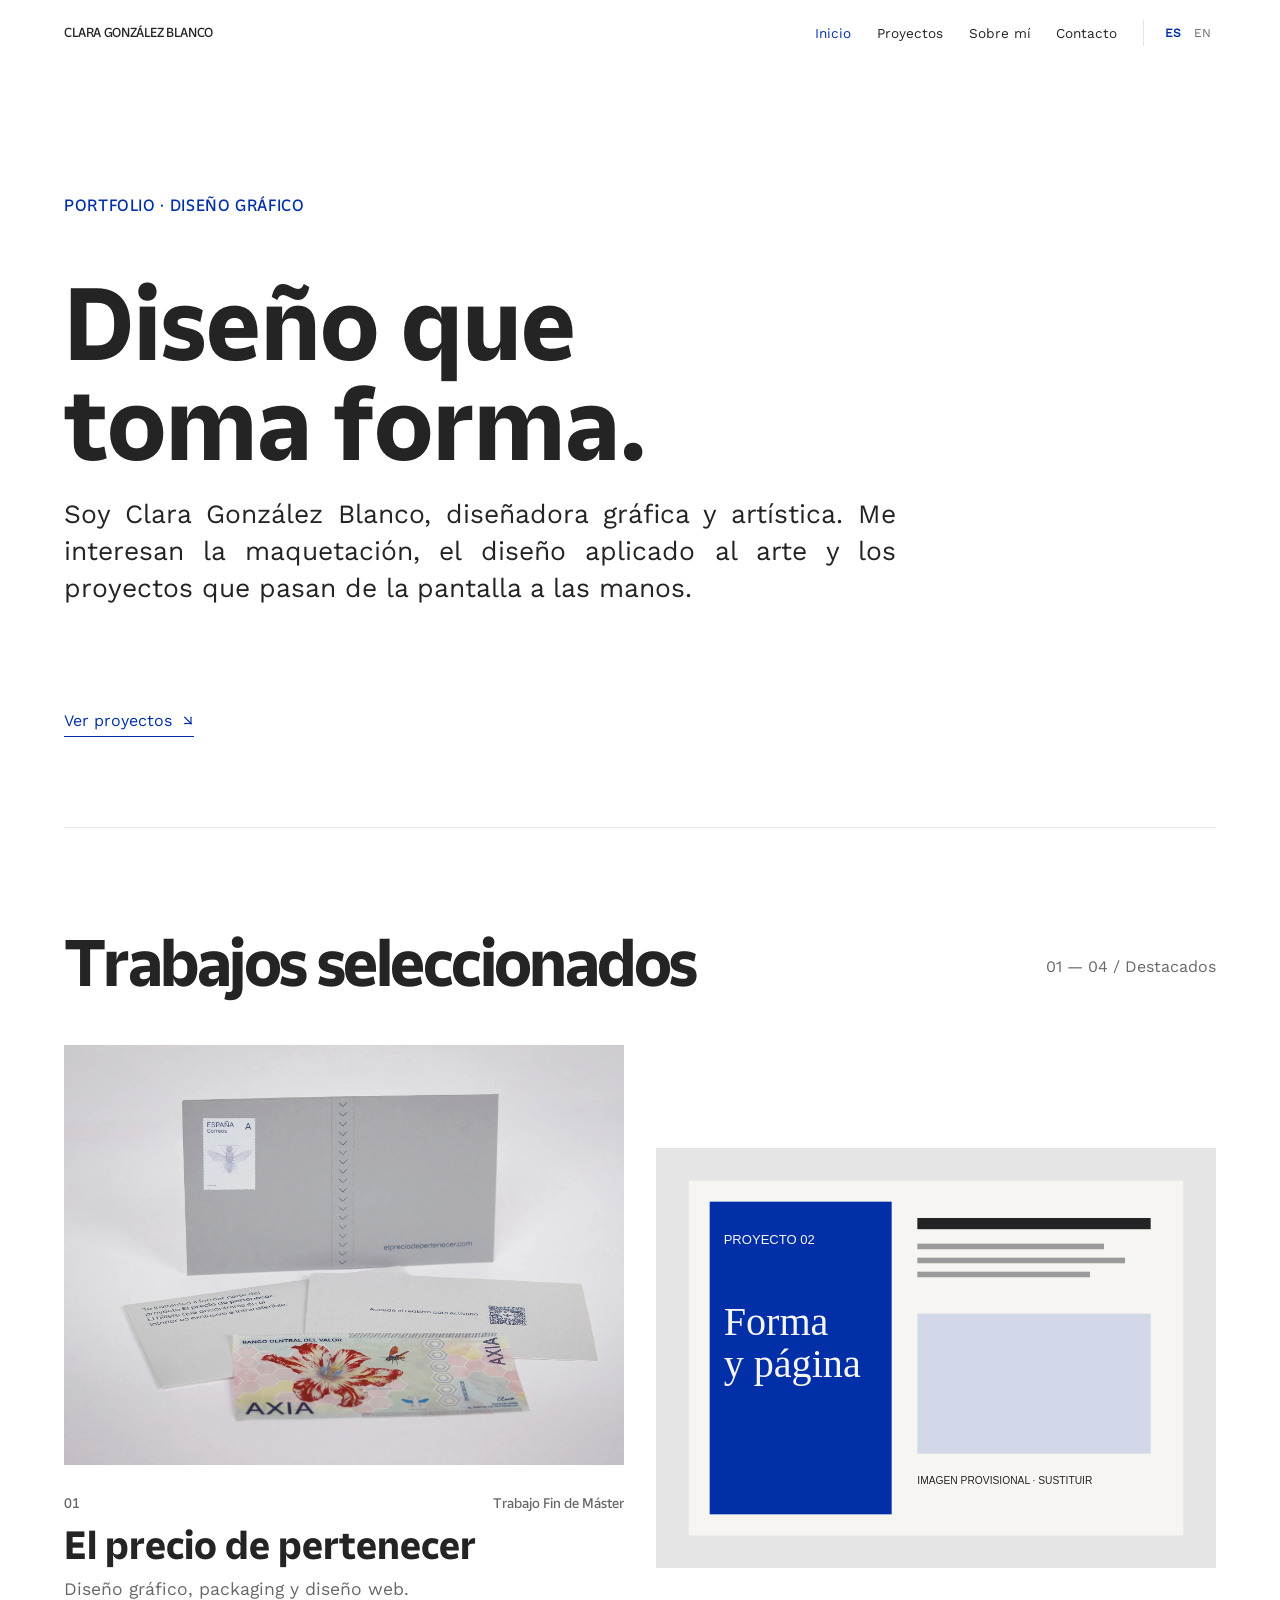
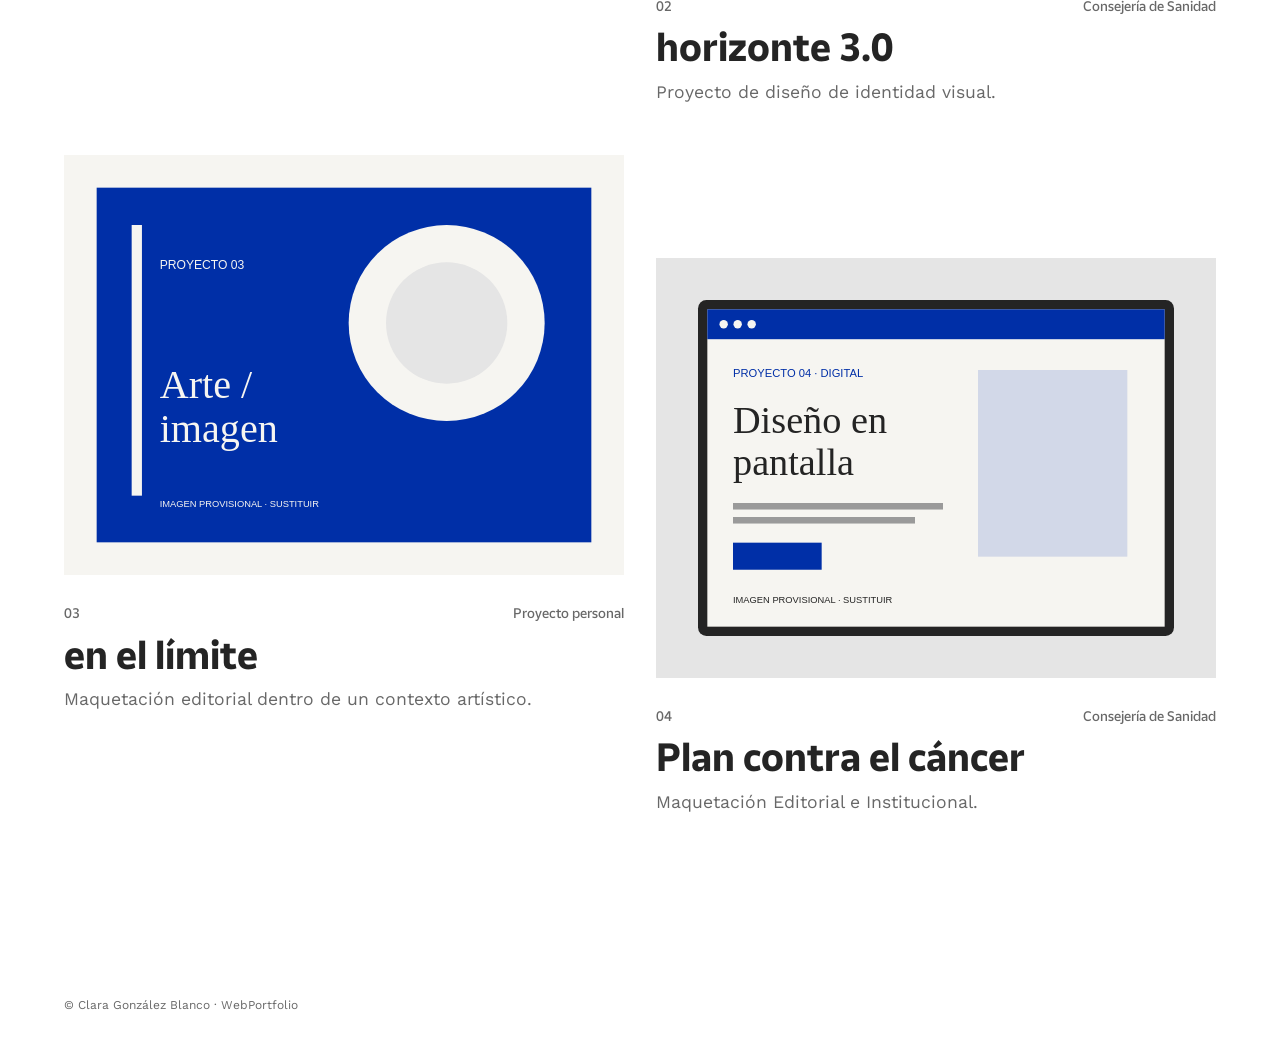
<file: index.html>
<!DOCTYPE html>
<html lang="es">
  <head>
    <meta charset="utf-8">
    <meta name="viewport" content="width=device-width, initial-scale=1">
    <meta name="description" content="Portfolio de Clara González Blanco: diseño gráfico.">
    <title>
      Clara González Blanco — WebPortfolio
    </title>
    <link rel="stylesheet" href="css/tipos.css">
    <link rel="stylesheet" href="css/style.css">
    <link rel="stylesheet" href="css/responsive.css">
  </head>
  <body>
    <header class="site-header">
      <div class="header-inner">
        <a class="brand" href="index.html">CLARA GONZÁLEZ BLANCO</a>
        <div class="nav-wrap">
          <nav class="site-nav" aria-label="Navegación principal">
            <a href="index.html" aria-current="page"><span data-es>Inicio</span><span data-en hidden>Home</span></a><a href="proyectos.html"><span data-es>Proyectos</span><span data-en hidden>Projects</span></a><a href="sobre-mi.html"><span data-es>Sobre mí</span><span data-en hidden>About</span></a><a href="contacto.html"><span data-es>Contacto</span><span data-en hidden>Contact</span></a>
          </nav>
          <div class="language-switch" aria-label="Idioma">
            <button type="button" data-lang="es" aria-pressed="true">
              ES
            </button>
            <button type="button" data-lang="en" aria-pressed="false">
              EN
            </button>
          </div>
        </div>
      </div>
    </header>
    <main>
      <section class="hero container">
        <p class="eyebrow">
          <span data-es>Portfolio · Diseño gráfico</span><span data-en hidden>Portfolio · Graphic design</span>
        </p>
        <h1>
          <span data-es>Diseño que toma forma.</span><span data-en hidden>Design taking shape.</span>
        </h1>
        <p class="hero-copy">
          <span data-es>Soy Clara González Blanco, diseñadora gráfica y artística. Me interesan la maquetación, el diseño aplicado al arte y los proyectos que pasan de la pantalla a las manos.</span><span data-en hidden>I’m Clara González Blanco, graphic designer and artist. I’m interested in editorial design, design for art and projects that move from the screen into our hands.</span>
        </p>
        <div class="hero-bottom">
          <a class="text-link" href="#proyectos"><span data-es>Ver proyectos</span><span data-en hidden>Explore projects</span> ↘</a>
        </div>
      </section>
      <section class="section container" id="proyectos">
        <div class="section-heading">
          <h2>
            <span data-es>Trabajos seleccionados</span><span data-en hidden>Selected work</span>
          </h2>
          <p>
            <span data-es>01 — 04 / Destacados</span><span data-en hidden>01 — 04 / Featured</span>
          </p>
        </div>
        <div class="project-grid">
          <article class="project-card">
            <a href="proyectos/el-precio-de-pertenecer.html">
              <div class="project-image">
                <img src="img/epdp1.webp" alt="">
              </div>
              <div class="project-meta">
                <span>01</span><span>Trabajo Fin de Máster</span>
              </div>
              <h3>El precio de pertenecer</h3>
              <p>
                <span data-es>Diseño gráfico, packaging y diseño web.</span><span data-en hidden>Graphic design, packaging and web design.</span>
              </p>
            </a>
          </article>
          <article class="project-card">
            <a href="proyectos/proyecto-editorial.html">
              <div class="project-image">
                <img src="img/placeholder-editorial.svg" alt="">
              </div>
              <div class="project-meta">
                <span>02</span><span>Consejería de Sanidad</span>
              </div>
              <h3>
                <span data-es>horizonte 3.0</span><span data-en hidden>horizonte 3.0</span>
              </h3>
              <p>
                <span data-es>Proyecto de diseño de identidad visual.</span><span data-en hidden>Visual identity design project.</span>
              </p>
            </a>
          </article>
          <article class="project-card">
            <a href="proyectos/identidad-arte.html">
              <div class="project-image">
                <img src="img/placeholder-arte.svg" alt="">
              </div>
              <div class="project-meta">
                <span>03</span><span><span data-es>Proyecto personal</span><span data-en hidden>Personal project</span></span>
              </div>
              <h3>en el límite</h3>
              <p>
                <span data-es>Maquetación editorial dentro de un contexto artístico.</span><span data-en hidden>Editorial design within an artistic context.</span>
              </p>
            </a>
          </article>
          <article class="project-card">
            <a href="proyectos/experiencia-digital.html">
              <div class="project-image">
                <img src="img/placeholder-digital.svg" alt="">
              </div>
              <div class="project-meta">
                <span>04</span><span>Consejería de Sanidad</span>
              </div>
              <h3>
                <span data-es>Plan contra el cáncer</span><span data-en hidden>Cancer Control Plan</span>
              </h3>
              <p>
                <span data-es>Maquetación Editorial e Institucional.</span><span data-en hidden>Institutional and Editorial Design.</span>
              </p>
            </a>
          </article>
        </div>
      </section>
    </main>
    <footer class="site-footer">
      <p>
        © Clara González Blanco · WebPortfolio
      </p>
    </footer>
    <script>
  (function () {
    const buttons = document.querySelectorAll('[data-lang]');

    function setLanguage(lang) {
      document.documentElement.lang = lang;
      document.querySelectorAll('[data-es]').forEach((element) => {
        element.hidden = lang !== 'es';
      });
      document.querySelectorAll('[data-en]').forEach((element) => {
        element.hidden = lang !== 'en';
      });
      buttons.forEach((button) => {
        button.setAttribute('aria-pressed', String(button.dataset.lang === lang));
      });
    }

    buttons.forEach((button) => {
      button.addEventListener('click', () => setLanguage(button.dataset.lang));
    });
    setLanguage('es');
  })();
</script>
  </body>
</html>
</file>
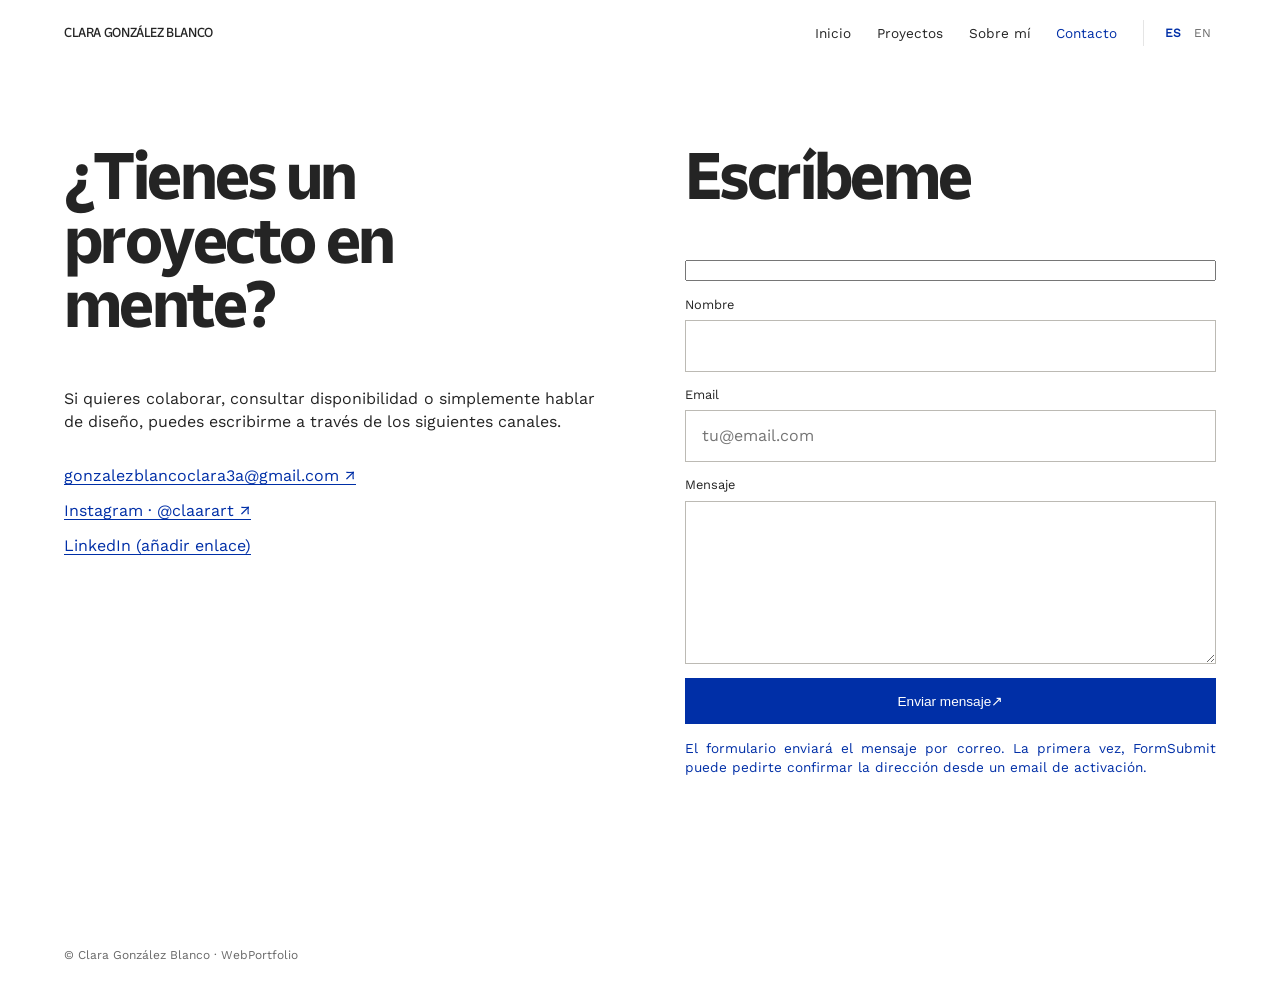
<file: contacto.html>
<!DOCTYPE html>
<html lang="es">
  <head>
    <meta charset="utf-8">
    <meta name="viewport" content="width=device-width, initial-scale=1">
    <meta name="description" content="Contacta con Clara González Blanco.">
    <title>
      Contacto — Clara González Blanco
    </title>
    <link rel="stylesheet" href="css/tipos.css">
    <link rel="stylesheet" href="css/style.css">
    <link rel="stylesheet" href="css/responsive.css">
  </head>
  <body class="contact-page">
    <header class="site-header">
      <div class="header-inner">
        <a class="brand" href="index.html">CLARA GONZÁLEZ BLANCO</a>
        <div class="nav-wrap">
          <nav class="site-nav" aria-label="Navegación principal">
            <a href="index.html"><span data-es>Inicio</span><span data-en hidden>Home</span></a><a href="proyectos.html"><span data-es>Proyectos</span><span data-en hidden>Projects</span></a><a href="sobre-mi.html"><span data-es>Sobre mí</span><span data-en hidden>About</span></a><a href="contacto.html" aria-current="page"><span data-es>Contacto</span><span data-en hidden>Contact</span></a>
          </nav>
          <div class="language-switch" aria-label="Idioma">
            <button type="button" data-lang="es" aria-pressed="true">
              ES
            </button>
            <button type="button" data-lang="en" aria-pressed="false">
              EN
            </button>
          </div>
        </div>
      </div>
    </header>
    <main class="container">
<section class="section contact-layout">
        <div>
          <h2>
             <span data-es>¿Tienes un proyecto en mente?</span><span data-en hidden>Have a project in mind?</span>
          </h2>
          <p>
            <span data-es>Si quieres colaborar, consultar disponibilidad o simplemente hablar de diseño, puedes escribirme a través de los siguientes canales.</span><span data-en hidden>If you’d like to collaborate, ask about availability or talk about design, you can reach me through the channels below.</span>
          </p>
          <div class="contact-links">
            <a href="mailto:gonzalezblancoclara3a@gmail.com">gonzalezblancoclara3a@gmail.com ↗</a><a href="https://www.instagram.com/claarart/" target="_blank" rel="noreferrer">Instagram · @claarart ↗</a><a href="#" aria-label="Añadir perfil de LinkedIn"><span data-es>LinkedIn (añadir enlace)</span><span data-en hidden>LinkedIn (add link)</span></a>
          </div>
        </div>
        <div>
          <h2>
            <span data-es>Escríbeme</span><span data-en hidden>Send a message</span>
          </h2>
          <form class="contact-form" id="contact-form" action="https://formsubmit.co/gonzalezblancoclara3a@gmail.com" method="POST">
            <input type="hidden" name="_subject" value="Nuevo mensaje desde tu portfolio">
            <input type="hidden" name="_template" value="table">
            <input type="text" name="_honey" tabindex="-1" autocomplete="off" aria-hidden="true" class="contact-honeypot">
            <div class="form-field">
              <label for="name">
                <span data-es>Nombre</span><span data-en hidden>Name</span>
              </label>
              <input id="name" name="name" autocomplete="name" required>
            </div>
            <div class="form-field">
              <label for="email">
                Email
              </label>
              <input id="email" name="email" type="email" autocomplete="email" placeholder="tu@email.com" required>
            </div>
            <div class="form-field">
              <label for="message">
                <span data-es>Mensaje</span><span data-en hidden>Message</span>
              </label>
              <textarea id="message" name="message" rows="6" minlength="10" maxlength="5000" required placeholder="Cuéntame brevemente en qué consiste tu proyecto.">
              </textarea>
            </div>
            <button class="button" type="submit">
              <span data-es>Enviar mensaje</span><span data-en hidden>Send message</span> ↗
            </button>
            <p class="form-status" id="form-status" role="status">
              <span data-es>El formulario enviará el mensaje por correo. La primera vez, FormSubmit puede pedirte confirmar la dirección desde un email de activación.</span><span data-en hidden>The form will send your message by email. The first time, FormSubmit may ask you to confirm the address through an activation email.</span>
            </p>
          </form>
        </div>
      </section>
    </main>
    <footer class="site-footer">
      <p>
        © Clara González Blanco · WebPortfolio
      </p>

    </footer>
    <script>
  (function () {
    const buttons = document.querySelectorAll('[data-lang]');

    function setLanguage(lang) {
      document.documentElement.lang = lang;
      document.querySelectorAll('[data-es]').forEach((element) => {
        element.hidden = lang !== 'es';
      });
      document.querySelectorAll('[data-en]').forEach((element) => {
        element.hidden = lang !== 'en';
      });
      buttons.forEach((button) => {
        button.setAttribute('aria-pressed', String(button.dataset.lang === lang));
      });
    }

    buttons.forEach((button) => {
      button.addEventListener('click', () => setLanguage(button.dataset.lang));
    });
    setLanguage('es');

  })();
</script>
  </body>
</html>
</file>
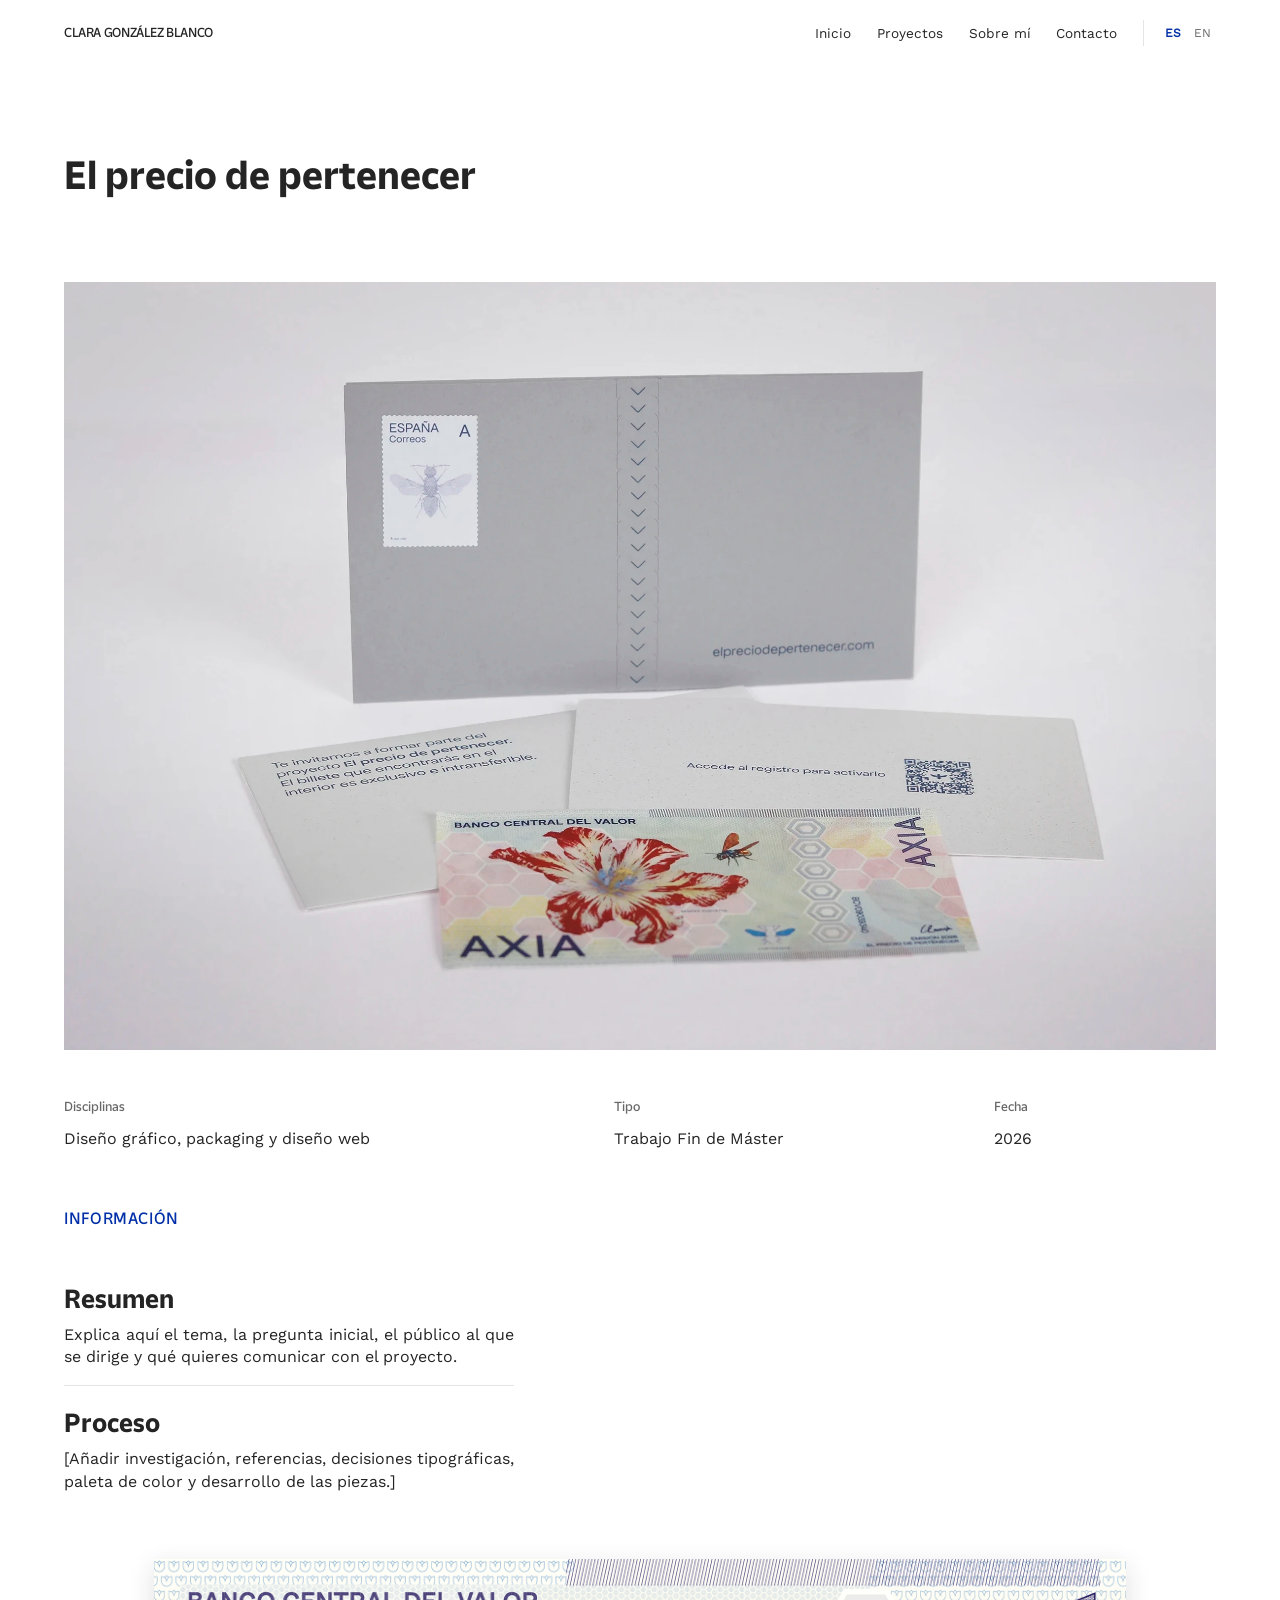
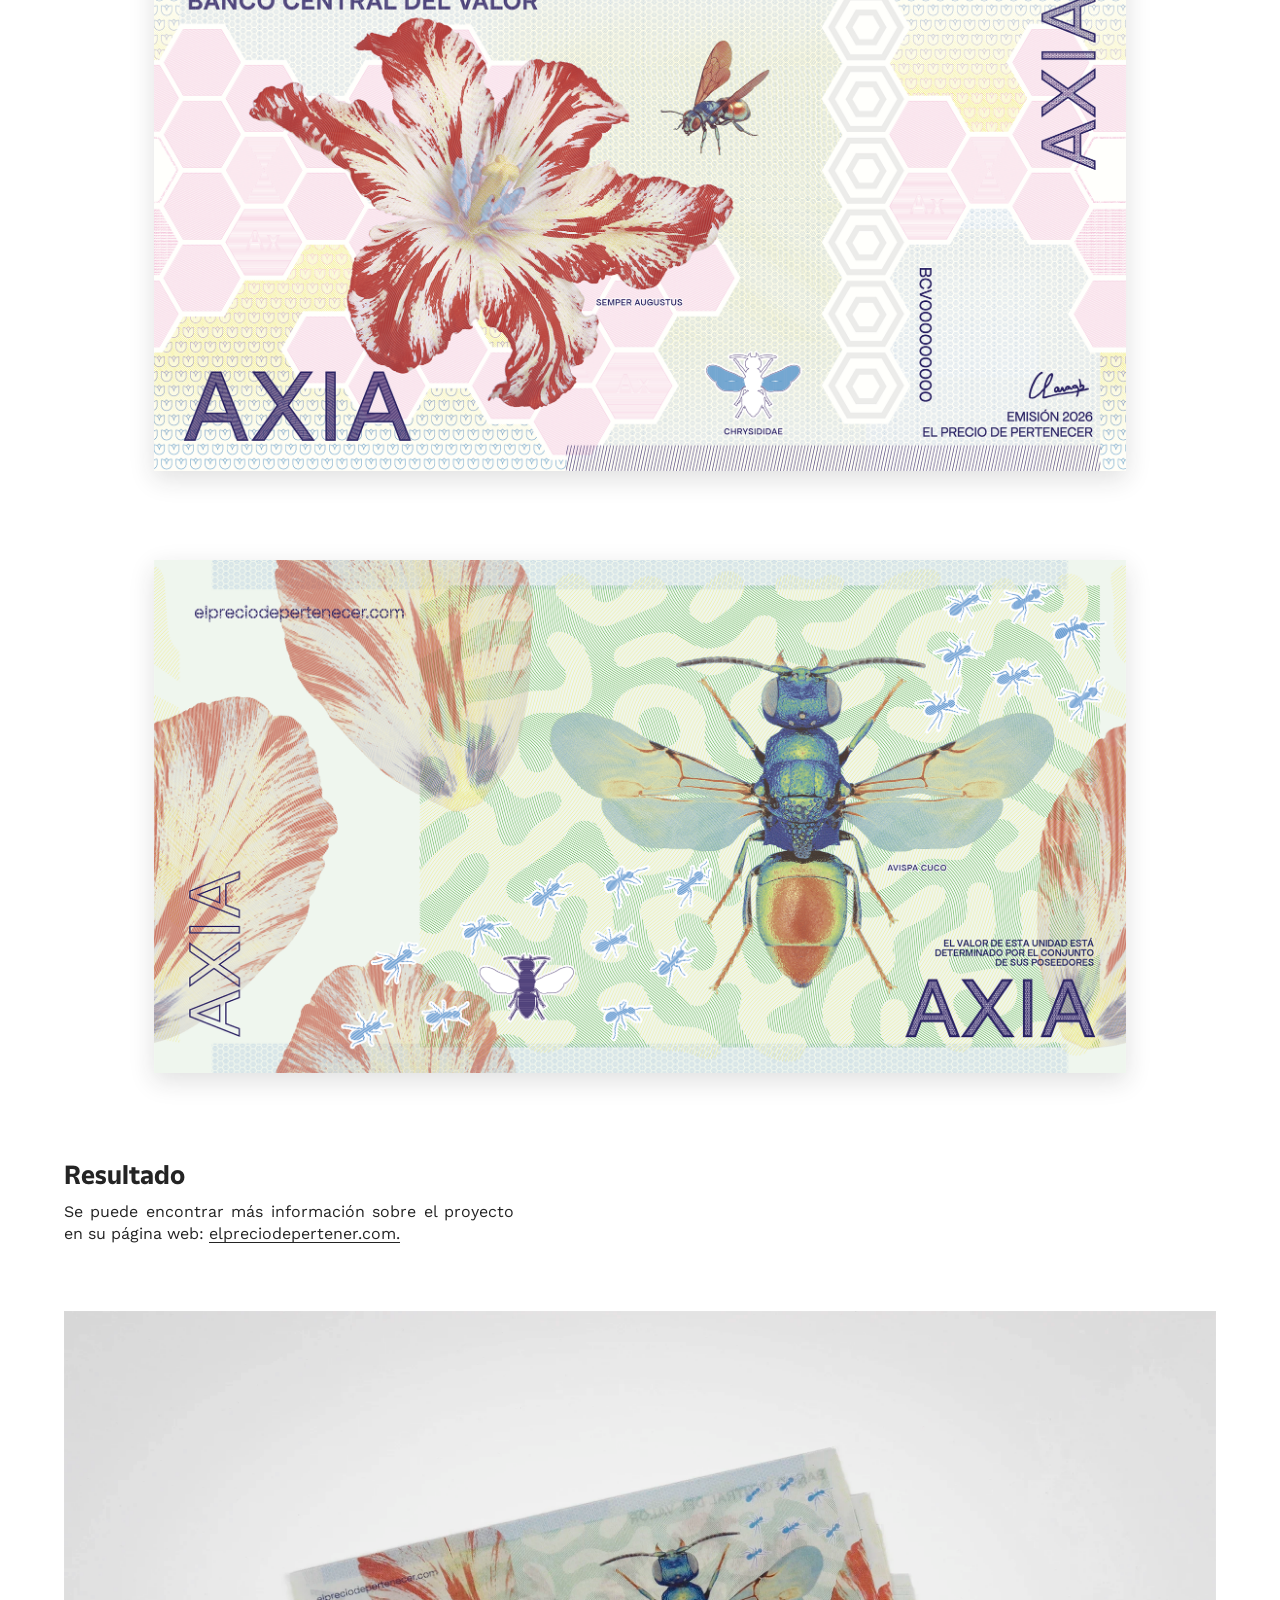
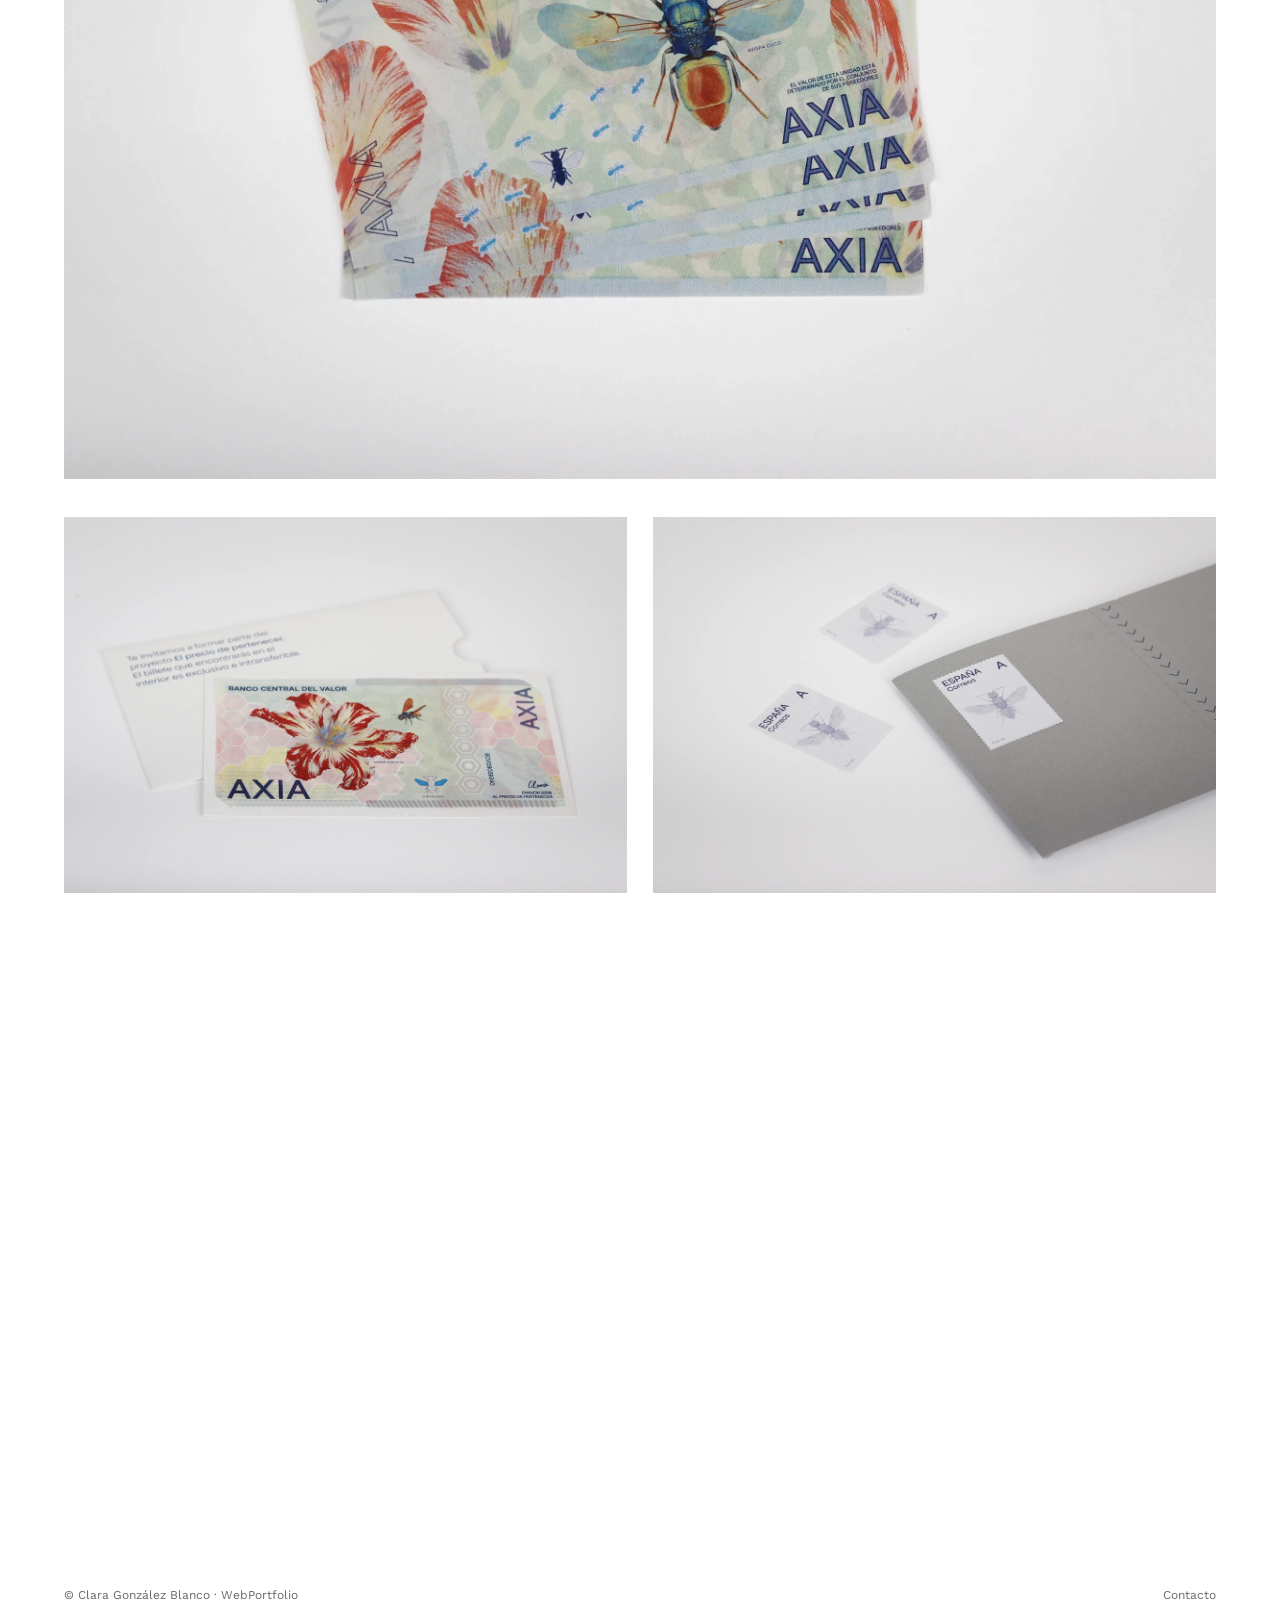
<file: proyectos/el-precio-de-pertenecer.html>
<!DOCTYPE html>
<html lang="es">
  <head>
    <meta charset="utf-8">
    <meta name="viewport" content="width=device-width, initial-scale=1">
    <meta name="description" content="El precio de pertenecer — proyecto de diseño gráfico, packaging y web.">
    <title>
      El precio de pertenecer — Clara González Blanco
    </title>
    <link rel="stylesheet" href="../css/tipos.css">
    <link rel="stylesheet" href="../css/style.css">
    <link rel="stylesheet" href="../css/responsive.css">
</head>
  <body>
    <header class="site-header">
      <div class="header-inner">
        <a class="brand" href="../index.html">CLARA GONZÁLEZ BLANCO</a>
        <div class="nav-wrap">
          <nav class="site-nav" aria-label="Navegación principal">
            <a href="../index.html"><span data-es>Inicio</span><span data-en hidden>Home</span></a><a href="../proyectos.html"><span data-es>Proyectos</span><span data-en hidden>Projects</span></a><a href="../sobre-mi.html"><span data-es>Sobre mí</span><span data-en hidden>About</span></a><a href="../contacto.html"><span data-es>Contacto</span><span data-en hidden>Contact</span></a>
          </nav>
          <div class="language-switch" aria-label="Idioma">
            <button type="button" data-lang="es" aria-pressed="true">
              ES
            </button>
            <button type="button" data-lang="en" aria-pressed="false">
              EN
            </button>
          </div>
        </div>
      </div>
    </header>
    <main class="container">
      <section class="case-hero">
        <h1>
          El precio de pertenecer
        </h1>
      </section>
      <img class="case-cover" src="../img/epdp1.webp" alt="">
      <dl class="case-details">
        <div>
          <dt>
            <span data-es>Disciplinas</span><span data-en hidden>Disciplines</span>
          </dt>
          <dd>
            <span data-es>Diseño gráfico, packaging y diseño web</span><span data-en hidden>Graphic design, packaging and web design</span>
          </dd>
        </div>
        <div>
          <dt>
            <span data-es>Tipo</span><span data-en hidden>Type</span>
          </dt>
          <dd>
            <span data-es>Trabajo Fin de Máster</span><span data-en hidden>Master’s thesis</span>
          </dd>
        </div>
        <div>
          <dt>
            <span data-es>Fecha</span><span data-en hidden>Date</span>
          </dt>
          <dd>
            2026
          </dd>
        </div>
      </dl>
      <section class="case-copy">
        <p class="eyebrow">
          <span data-es>Información</span><span data-en hidden>Information</span>
        </p>
        <h2>
          <span data-es>Resumen</span><span data-en hidden>Abstract</span>
        </h2>
        <p>
          <span data-es>Explica aquí el tema, la pregunta inicial, el público al que se dirige y qué quieres comunicar con el proyecto.</span><span data-en hidden>[Placeholder copy] Explain the topic, initial question, intended audience and what you want the project to communicate.</span>
        </p>
        <div class="content-block">
          <h3>
            <span data-es>Proceso</span><span data-en hidden>Process</span>
          </h3>
          <p>
            <span data-es>[Añadir investigación, referencias, decisiones tipográficas, paleta de color y desarrollo de las piezas.]</span><span data-en hidden>[Add research, references, typographic decisions, colour palette and development of the deliverables.]</span>
          </p>
        </div>
      </section>
      <div class="case-gallery-stack">
        <div class="synced-gif-gallery" data-hover-gallery>
          <img class="hover-gif" src="../img/anverso.png" data-preview-src="../img/anverso.png" data-gif-src="../img/anverso.gif" alt="Anverso del diseño; pasa el cursor para ver la animación" tabindex="0">
          <img class="hover-gif" src="../img/reverso.png" data-preview-src="../img/reverso.png" data-gif-src="../img/reverso.gif" alt="Reverso del diseño; pasa el cursor para ver la animación" tabindex="0">
        </div>
      </div>
      <section class="case-copy">
        <div class="content-block result-block">
          <h3>
            <span data-es>Resultado</span><span data-en hidden>Outcome</span>
          </h3>
          <p>
            <span data-es>Se puede encontrar más información sobre el proyecto en su página web: <a href="https://www.elpreciodepertenecer.com/">elpreciodepertener.com.</a></span><span data-en hidden>More information about the project can be found on its website: <a href="https://www.elpreciodepertenecer.com/">elpreciodepertener.com.</a></span>
          </p>
        </div>
      </section>
      <div class="case-gallery-stack">
        <div class="case-gallery-large">
          <img src="../img/epdp2.webp" alt="">
        </div>
        <div class="case-gallery">
          <img src="../img/epdp4.webp" alt="">
          <img src="../img/epdp5.webp" alt="">
        </div>
        <div class="case-gallery-large">
          <video autoplay muted loop playsinline preload="metadata" aria-label="Vídeo del proyecto El precio de pertenecer">
            <source src="../img/epdp.mp4" type="video/mp4">
            Tu navegador no puede reproducir este vídeo.
          </video>
        </div>
      </div>
    </main>
    <footer class="site-footer">
      <p>
        © Clara González Blanco · WebPortfolio
      </p>
      <a href="../contacto.html"><span data-es>Contacto</span><span data-en hidden>Contact</span></a>
    </footer>
    <script>
      (function () {
        const buttons = document.querySelectorAll('[data-lang]');

        function setLanguage(lang) {
          document.documentElement.lang = lang;
          document.querySelectorAll('[data-es]').forEach((element) => {
            element.hidden = lang !== 'es';
          });
          document.querySelectorAll('[data-en]').forEach((element) => {
            element.hidden = lang !== 'en';
          });
          buttons.forEach((button) => {
            button.setAttribute('aria-pressed', String(button.dataset.lang === lang));
          });
        }

        buttons.forEach((button) => {
          button.addEventListener('click', () => setLanguage(button.dataset.lang));
        });
        setLanguage('es');
      })();

      // Muestra la imagen fija por defecto y activa el GIF solo al pasar el cursor o enfocar la imagen.
      document.querySelectorAll('[data-hover-gallery] .hover-gif').forEach((img) => {
        const showAnimation = () => {
          if (window.matchMedia('(hover: hover) and (pointer: fine)').matches) {
            img.src = img.dataset.gifSrc;
          }
        };
        const showPreview = () => {
          img.src = img.dataset.previewSrc;
        };

        img.addEventListener('mouseenter', showAnimation);
        img.addEventListener('mouseleave', showPreview);
        img.addEventListener('focus', showAnimation);
        img.addEventListener('blur', showPreview);
      });
    </script>
  </body>
</html>
</file>
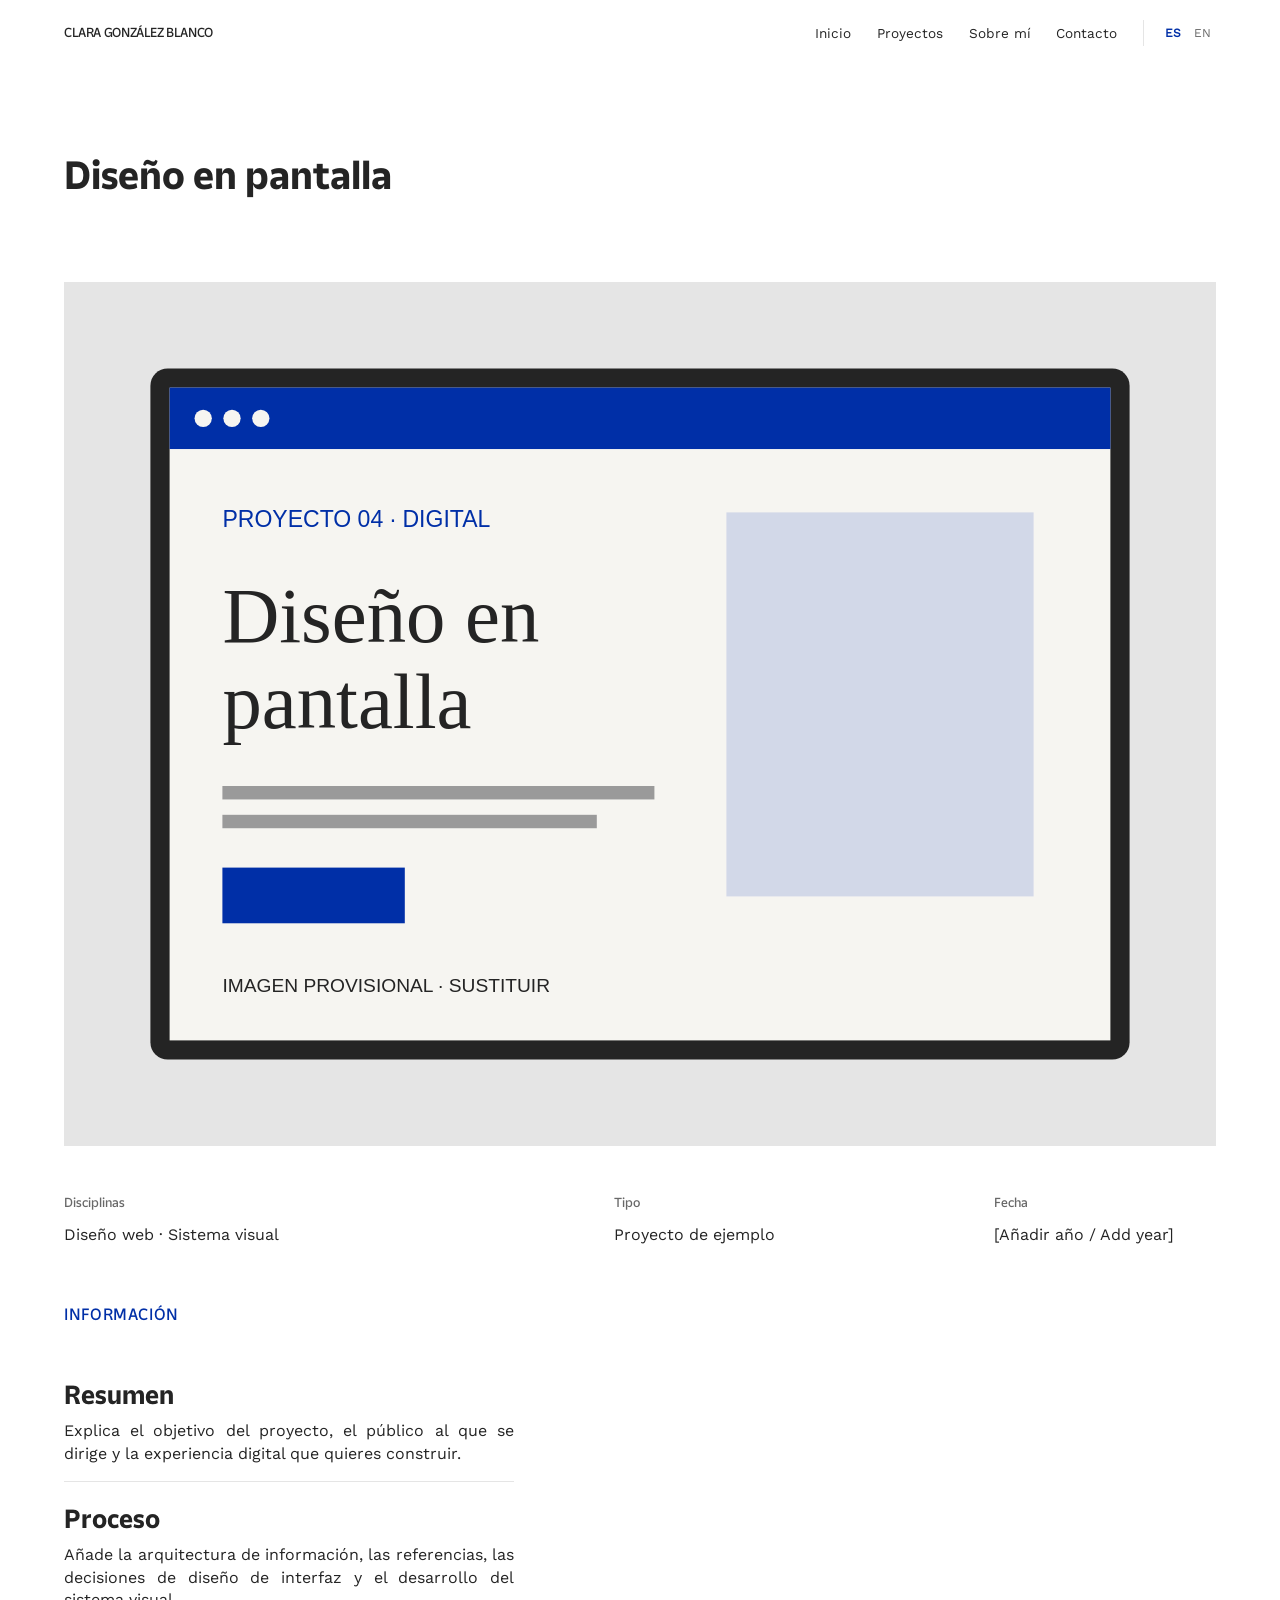
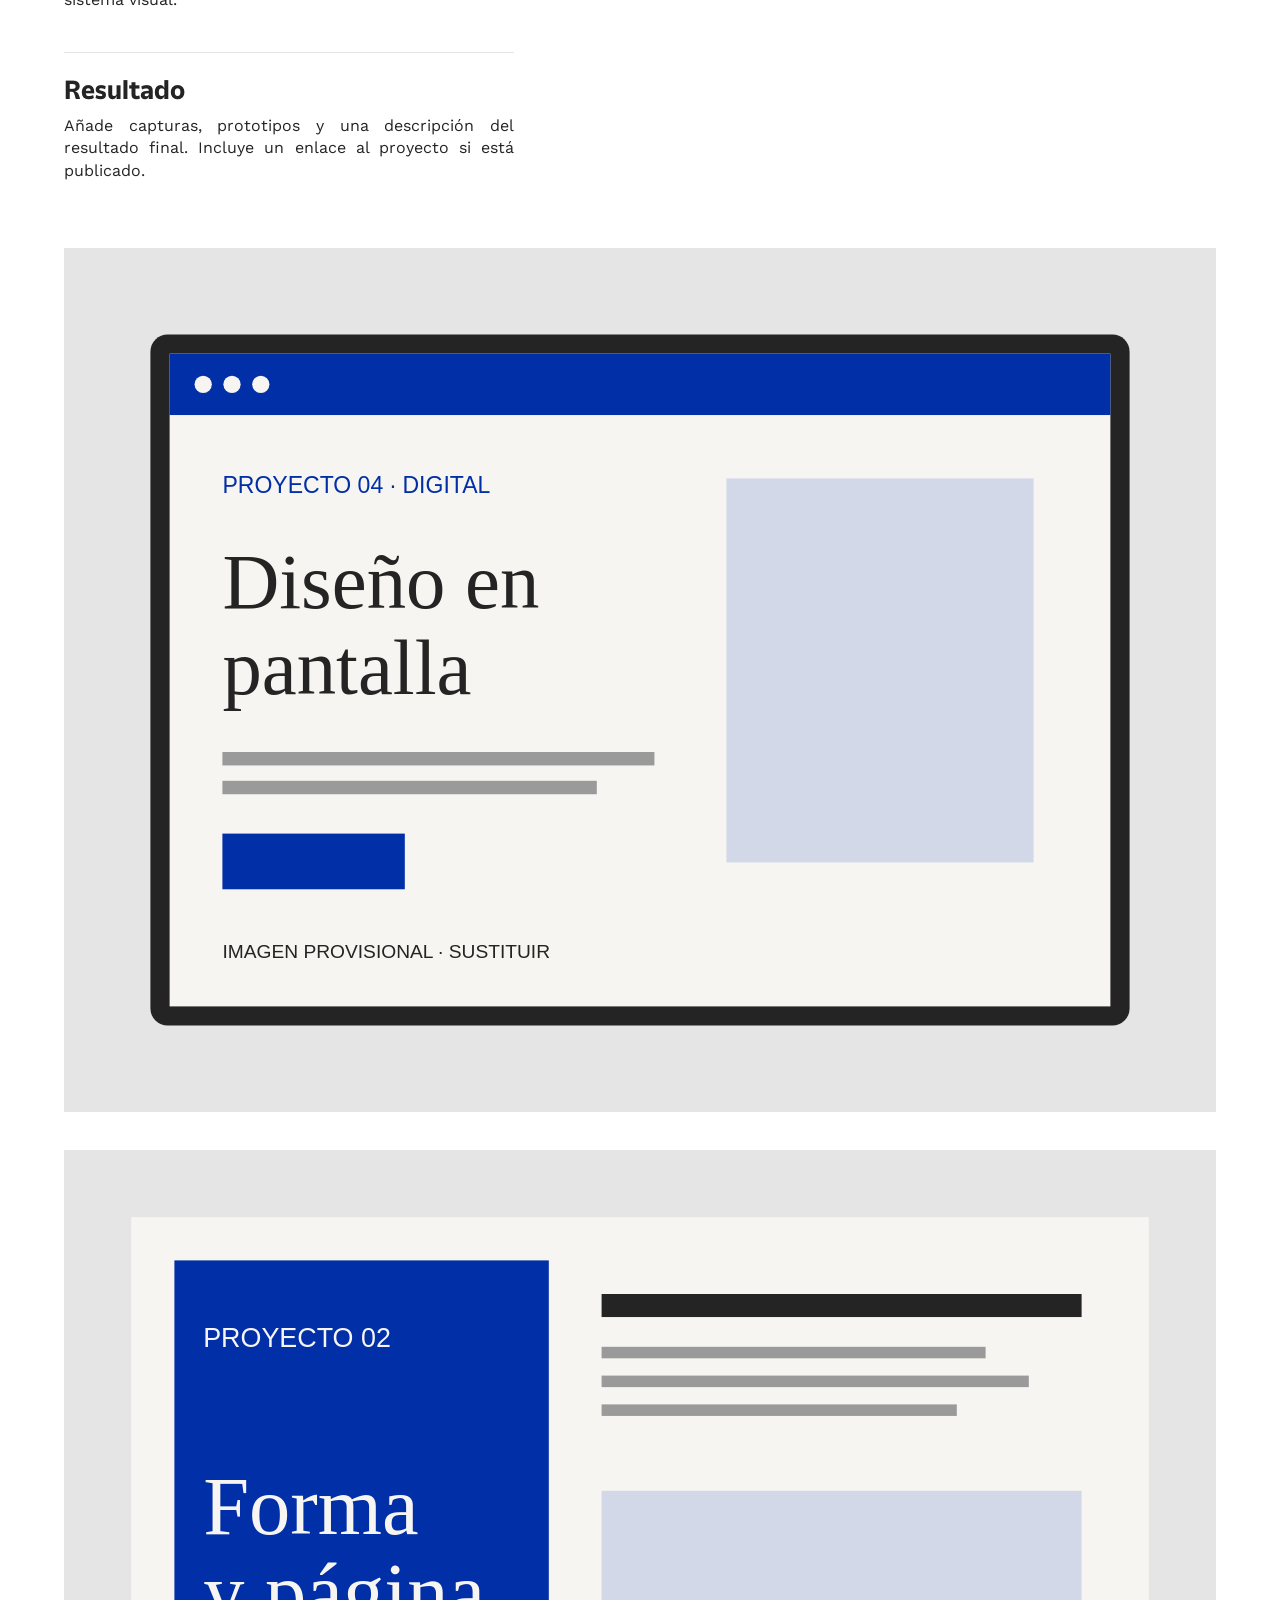
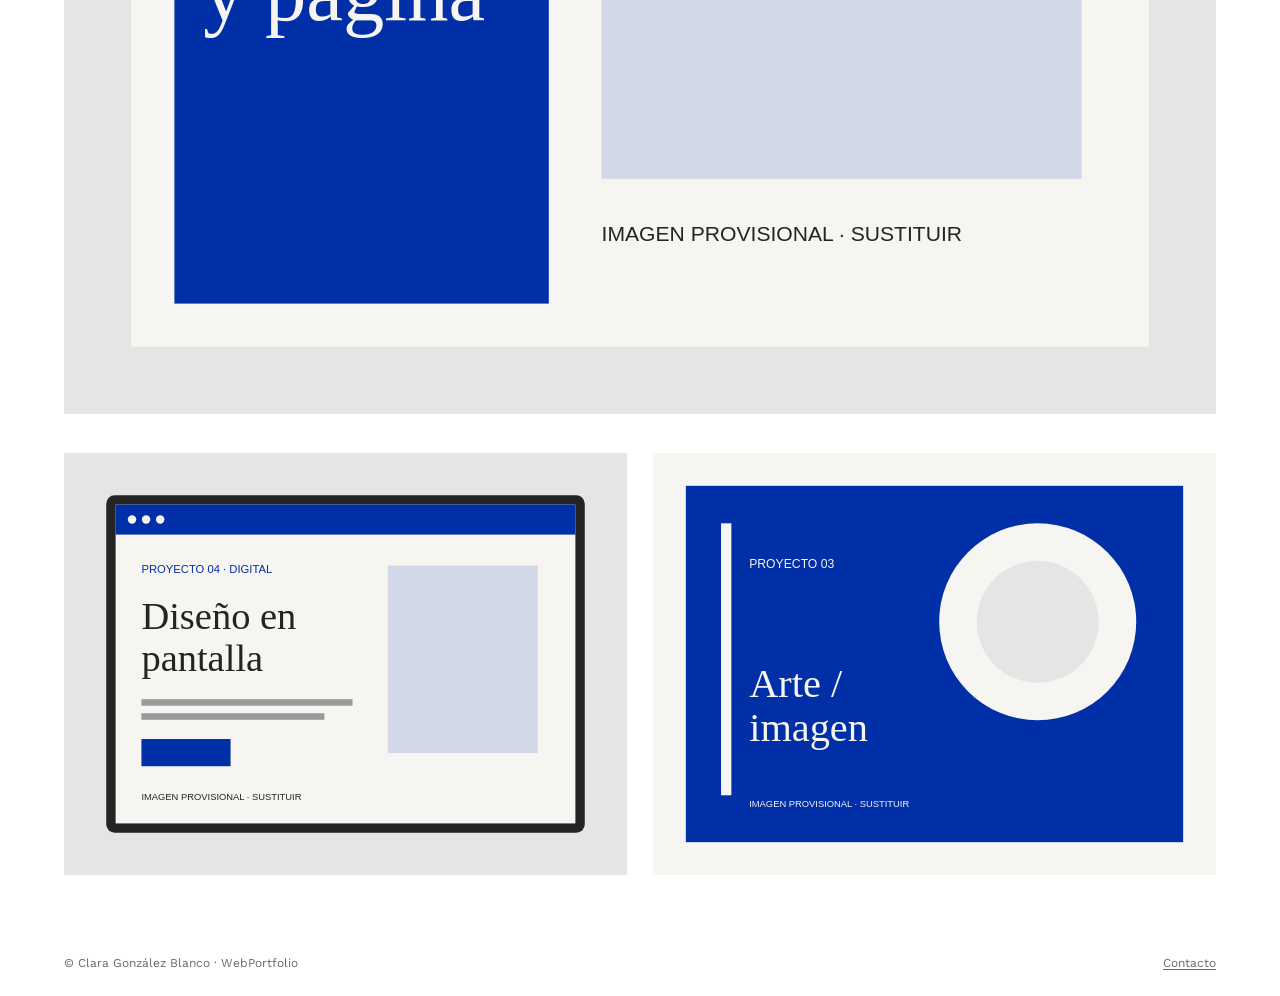
<file: proyectos/experiencia-digital.html>
<!DOCTYPE html>
<html lang="es">
  <head>
    <meta charset="utf-8">
    <meta name="viewport" content="width=device-width, initial-scale=1">
    <meta name="description" content="Proyecto de diseño web — Clara González Blanco.">
    <title>
      Diseño en pantalla — Clara González Blanco
    </title>
    <link rel="stylesheet" href="../css/tipos.css">
    <link rel="stylesheet" href="../css/style.css">
    <link rel="stylesheet" href="../css/responsive.css">
  </head>
  <body>
    <header class="site-header">
      <div class="header-inner">
        <a class="brand" href="../index.html">CLARA GONZÁLEZ BLANCO</a>
        <div class="nav-wrap">
          <nav class="site-nav" aria-label="Navegación principal">
            <a href="../index.html"><span data-es>Inicio</span><span data-en hidden>Home</span></a><a href="../proyectos.html"><span data-es>Proyectos</span><span data-en hidden>Projects</span></a><a href="../sobre-mi.html"><span data-es>Sobre mí</span><span data-en hidden>About</span></a><a href="../contacto.html"><span data-es>Contacto</span><span data-en hidden>Contact</span></a>
          </nav>
          <div class="language-switch" aria-label="Idioma">
            <button type="button" data-lang="es" aria-pressed="true">ES</button>
            <button type="button" data-lang="en" aria-pressed="false">EN</button>
          </div>
        </div>
      </div>
    </header>
    <main class="container">
      <section class="case-hero">
        <h1>
          <span data-es>Diseño en pantalla</span><span data-en hidden>Design on screen</span>
        </h1>
      </section>
      <img class="case-cover" src="../img/placeholder-digital.svg" alt="Imagen provisional de interfaz web">
      <dl class="case-details">
        <div>
          <dt><span data-es>Disciplinas</span><span data-en hidden>Disciplines</span></dt>
          <dd><span data-es>Diseño web · Sistema visual</span><span data-en hidden>Web design · Visual system</span></dd>
        </div>
        <div>
          <dt><span data-es>Tipo</span><span data-en hidden>Type</span></dt>
          <dd><span data-es>Proyecto de ejemplo</span><span data-en hidden>Sample project</span></dd>
        </div>
        <div>
          <dt><span data-es>Fecha</span><span data-en hidden>Date</span></dt>
          <dd>[Añadir año / Add year]</dd>
        </div>
      </dl>
      <section class="case-copy">
        <p class="eyebrow">
          <span data-es>Información</span><span data-en hidden>Information</span>
        </p>
        <h2>
          <span data-es>Resumen</span><span data-en hidden>Abstract</span>
        </h2>
        <p>
          <span data-es>Explica el objetivo del proyecto, el público al que se dirige y la experiencia digital que quieres construir.</span><span data-en hidden>Explain the project’s goal, intended audience and the digital experience you want to build.</span>
        </p>
        <div class="content-block">
          <h3><span data-es>Proceso</span><span data-en hidden>Process</span></h3>
          <p>
            <span data-es>Añade la arquitectura de información, las referencias, las decisiones de diseño de interfaz y el desarrollo del sistema visual.</span><span data-en hidden>Add the information architecture, references, interface design decisions and development of the visual system.</span>
          </p>
        </div>
        <div class="content-block">
          <h3><span data-es>Resultado</span><span data-en hidden>Outcome</span></h3>
          <p>
            <span data-es>Añade capturas, prototipos y una descripción del resultado final. Incluye un enlace al proyecto si está publicado.</span><span data-en hidden>Add screenshots, prototypes and a description of the final outcome. Include a link if the project is published.</span>
          </p>
        </div>
      </section>
      <div class="case-gallery-stack">
        <div class="case-gallery-large">
          <img src="../img/placeholder-digital.svg" alt="Imagen de gran formato del proyecto de diseño web">
          <img src="../img/placeholder-editorial.svg" alt="Segunda imagen de gran formato del proyecto de diseño web">
        </div>
        <div class="case-gallery">
          <img src="../img/placeholder-digital.svg" alt="Imagen adicional del diseño web">
          <img src="../img/placeholder-arte.svg" alt="Imagen adicional de interfaz y sistema visual">
        </div>
      </div>
    </main>
    <footer class="site-footer">
      <p>© Clara González Blanco · WebPortfolio</p>
      <a href="../contacto.html"><span data-es>Contacto</span><span data-en hidden>Contact</span></a>
    </footer>
    <script>
      (function () {
        const buttons = document.querySelectorAll('[data-lang]');

        function setLanguage(lang) {
          document.documentElement.lang = lang;
          document.querySelectorAll('[data-es]').forEach((element) => {
            element.hidden = lang !== 'es';
          });
          document.querySelectorAll('[data-en]').forEach((element) => {
            element.hidden = lang !== 'en';
          });
          buttons.forEach((button) => {
            button.setAttribute('aria-pressed', String(button.dataset.lang === lang));
          });
        }

        buttons.forEach((button) => {
          button.addEventListener('click', () => setLanguage(button.dataset.lang));
        });
        setLanguage('es');
      })();
    </script>
  </body>
</html>
</file>
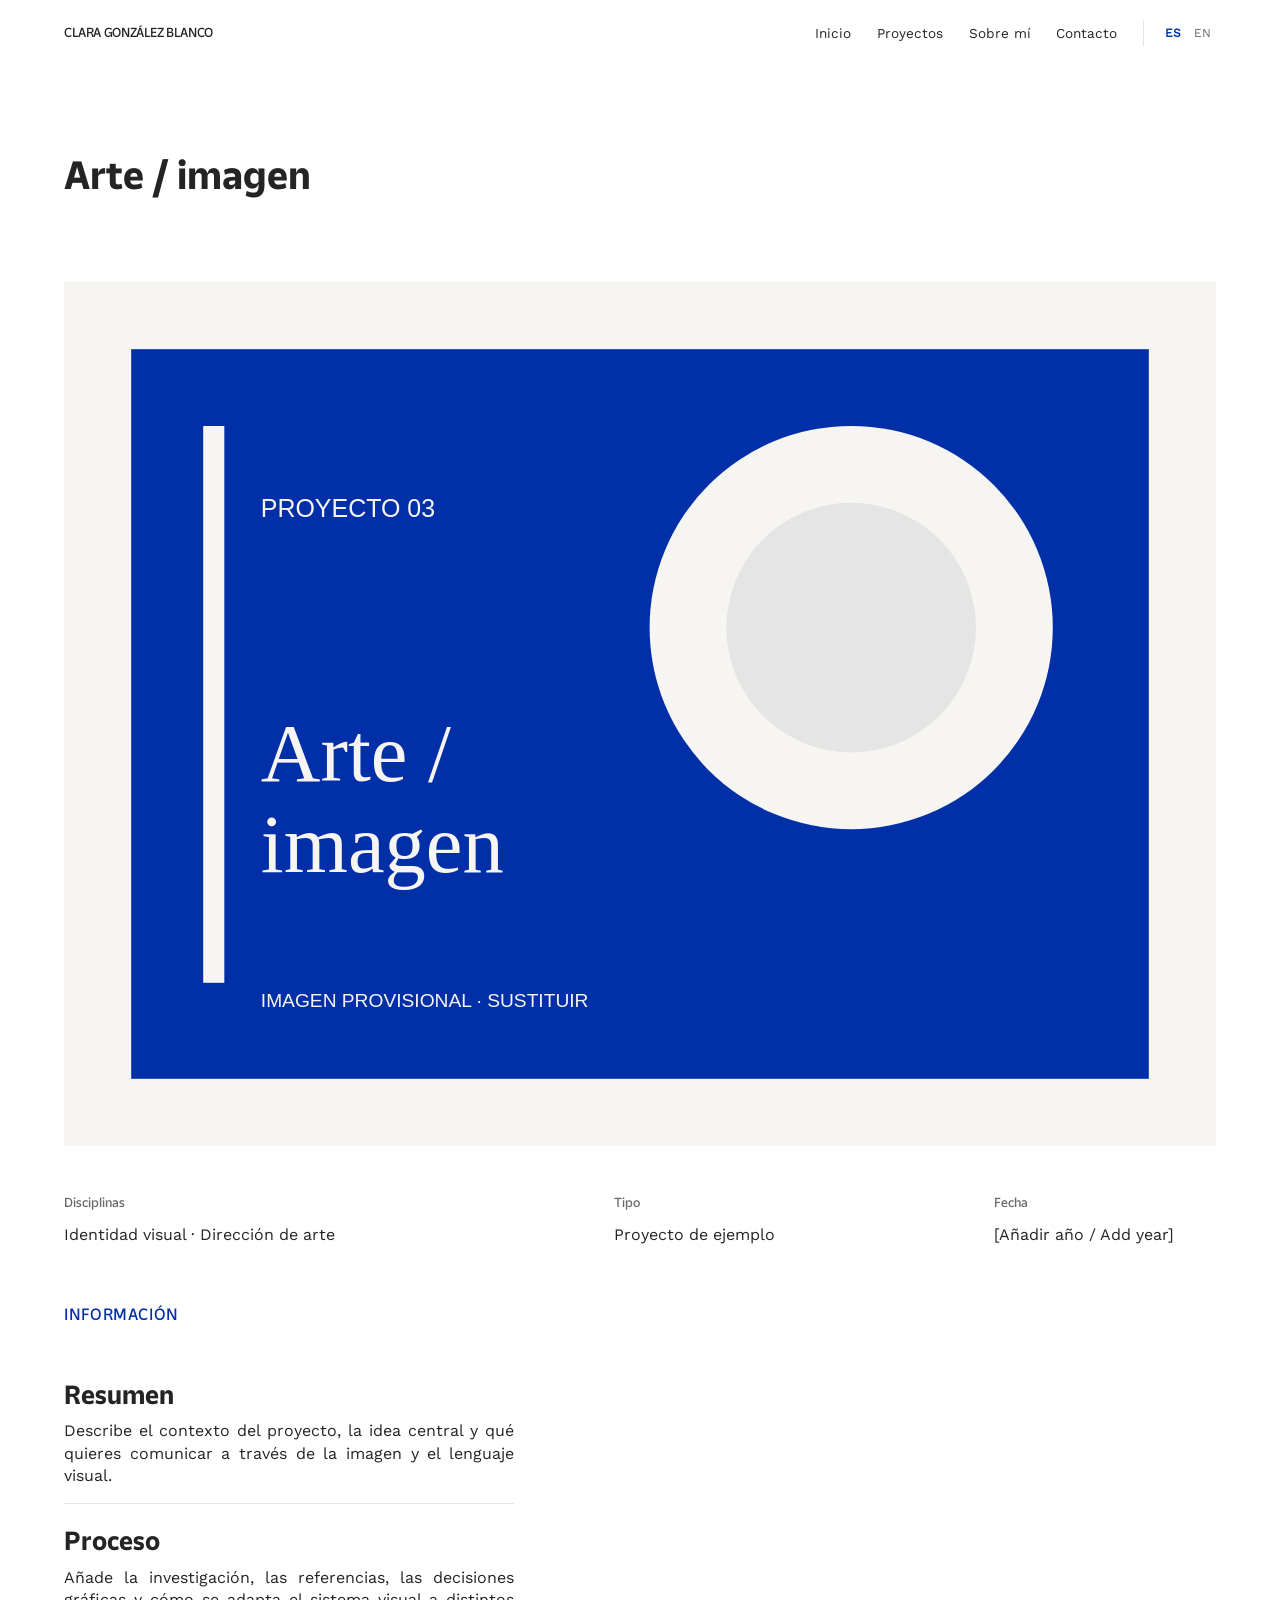
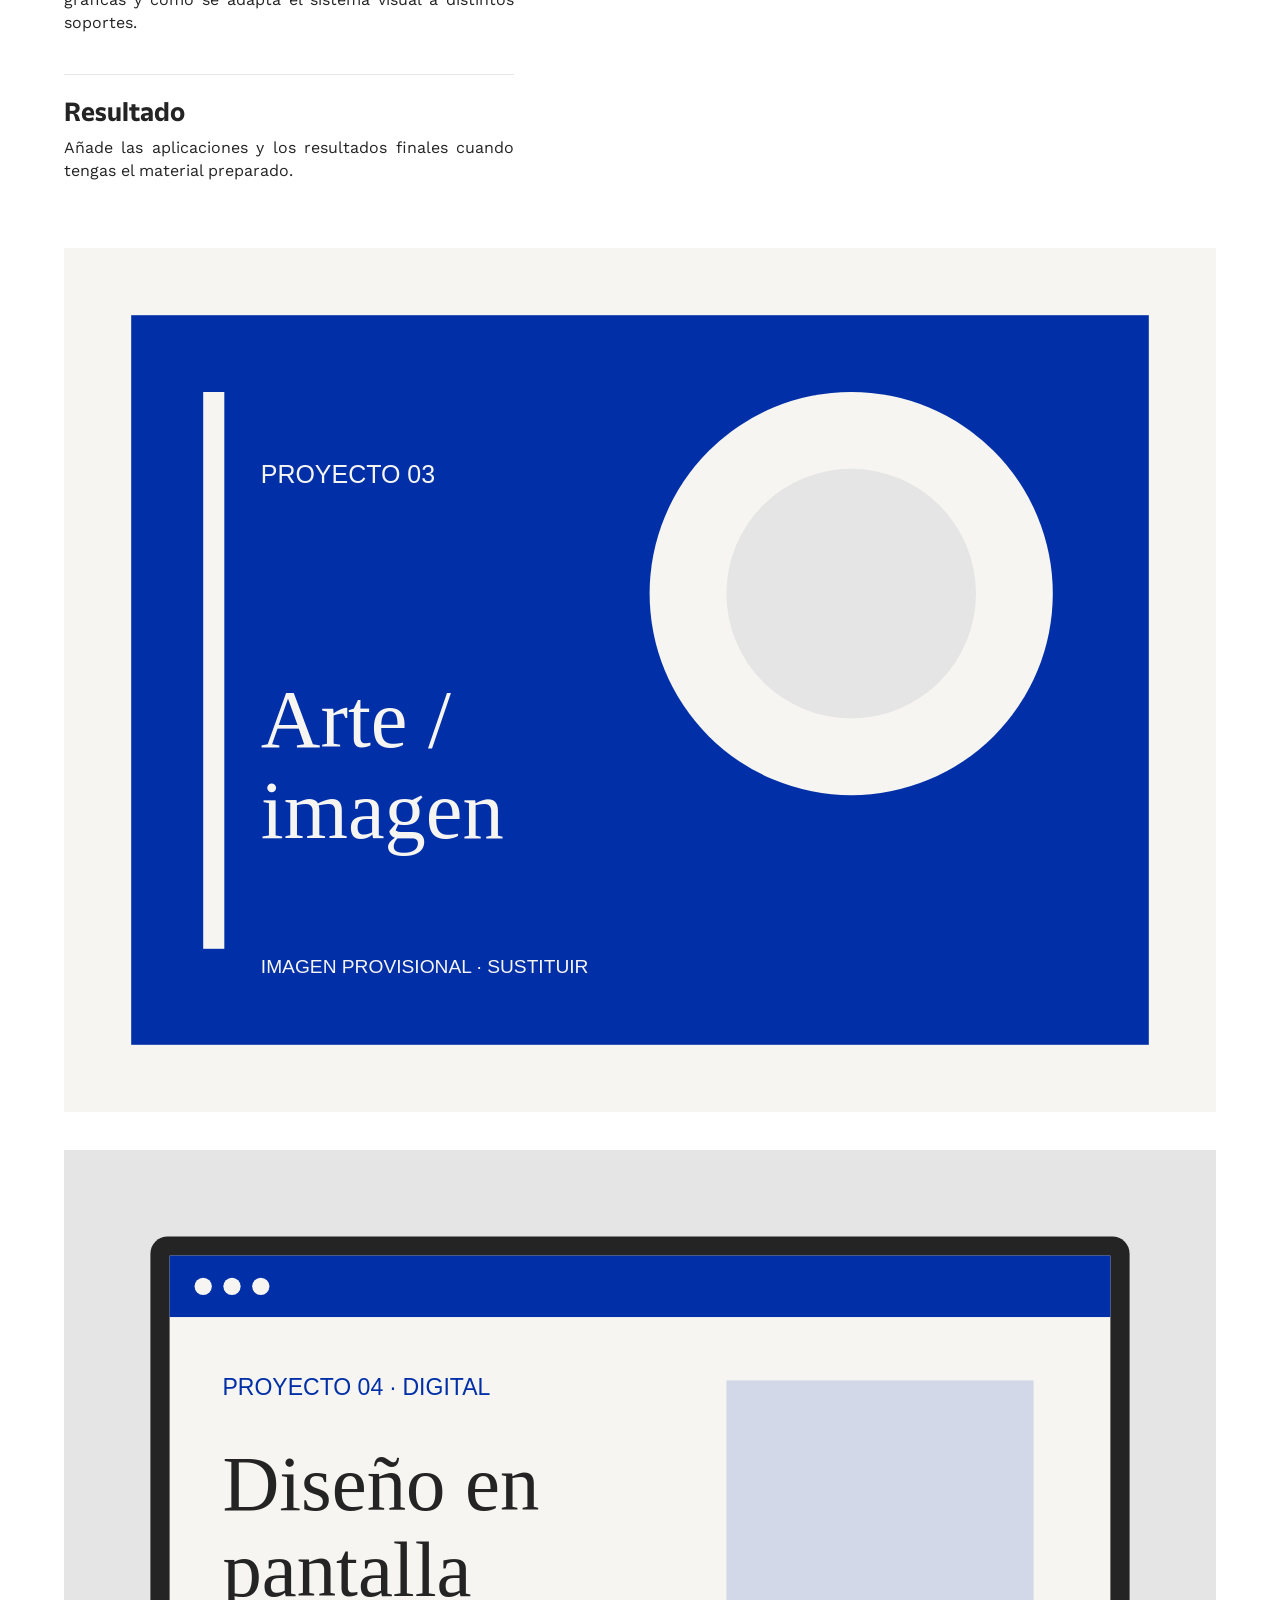
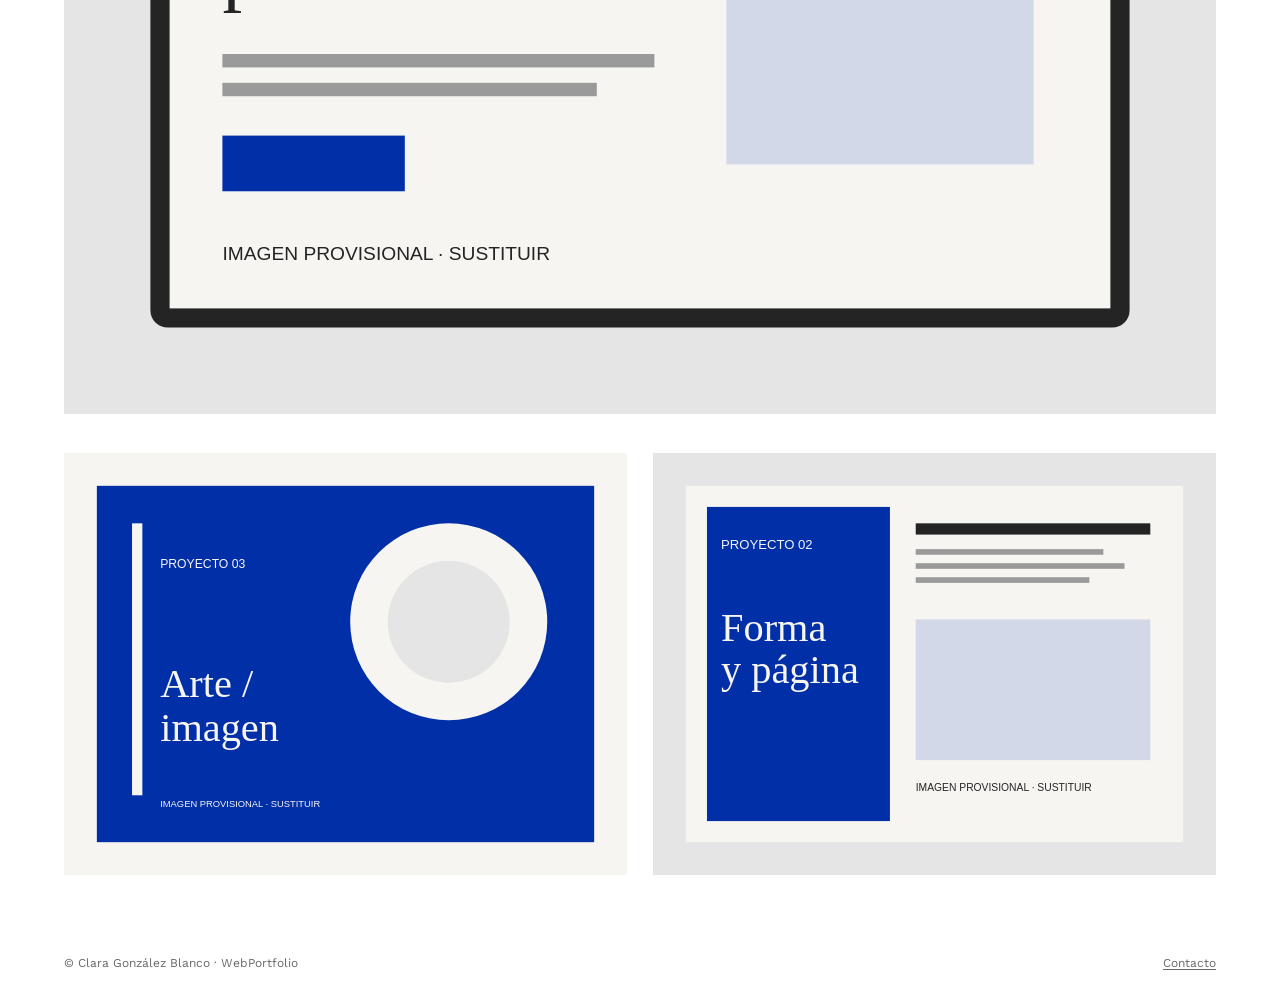
<file: proyectos/identidad-arte.html>
<!DOCTYPE html>
<html lang="es">
  <head>
    <meta charset="utf-8">
    <meta name="viewport" content="width=device-width, initial-scale=1">
    <meta name="description" content="Proyecto de identidad visual para arte — Clara González Blanco.">
    <title>
      Arte / imagen — Clara González Blanco
    </title>
    <link rel="stylesheet" href="../css/tipos.css">
    <link rel="stylesheet" href="../css/style.css">
    <link rel="stylesheet" href="../css/responsive.css">
  </head>
  <body>
    <header class="site-header">
      <div class="header-inner">
        <a class="brand" href="../index.html">CLARA GONZÁLEZ BLANCO</a>
        <div class="nav-wrap">
          <nav class="site-nav" aria-label="Navegación principal">
            <a href="../index.html"><span data-es>Inicio</span><span data-en hidden>Home</span></a><a href="../proyectos.html"><span data-es>Proyectos</span><span data-en hidden>Projects</span></a><a href="../sobre-mi.html"><span data-es>Sobre mí</span><span data-en hidden>About</span></a><a href="../contacto.html"><span data-es>Contacto</span><span data-en hidden>Contact</span></a>
          </nav>
          <div class="language-switch" aria-label="Idioma">
            <button type="button" data-lang="es" aria-pressed="true">ES</button>
            <button type="button" data-lang="en" aria-pressed="false">EN</button>
          </div>
        </div>
      </div>
    </header>
    <main class="container">
      <section class="case-hero">
        <h1>
          <span data-es>Arte / imagen</span><span data-en hidden>Art / image</span>
        </h1>
      </section>
      <img class="case-cover" src="../img/placeholder-arte.svg" alt="Imagen provisional de identidad gráfica aplicada al arte">
      <dl class="case-details">
        <div>
          <dt><span data-es>Disciplinas</span><span data-en hidden>Disciplines</span></dt>
          <dd><span data-es>Identidad visual · Dirección de arte</span><span data-en hidden>Visual identity · Art direction</span></dd>
        </div>
        <div>
          <dt><span data-es>Tipo</span><span data-en hidden>Type</span></dt>
          <dd><span data-es>Proyecto de ejemplo</span><span data-en hidden>Sample project</span></dd>
        </div>
        <div>
          <dt><span data-es>Fecha</span><span data-en hidden>Date</span></dt>
          <dd>[Añadir año / Add year]</dd>
        </div>
      </dl>
      <section class="case-copy">
        <p class="eyebrow">
          <span data-es>Información</span><span data-en hidden>Information</span>
        </p>
        <h2>
          <span data-es>Resumen</span><span data-en hidden>Abstract</span>
        </h2>
        <p>
          <span data-es>Describe el contexto del proyecto, la idea central y qué quieres comunicar a través de la imagen y el lenguaje visual.</span><span data-en hidden>Describe the project context, central idea and what you want to communicate through imagery and visual language.</span>
        </p>
        <div class="content-block">
          <h3><span data-es>Proceso</span><span data-en hidden>Process</span></h3>
          <p>
            <span data-es>Añade la investigación, las referencias, las decisiones gráficas y cómo se adapta el sistema visual a distintos soportes.</span><span data-en hidden>Add research, references, graphic decisions and how the visual system adapts to different formats.</span>
          </p>
        </div>
        <div class="content-block">
          <h3><span data-es>Resultado</span><span data-en hidden>Outcome</span></h3>
          <p>
            <span data-es>Añade las aplicaciones y los resultados finales cuando tengas el material preparado.</span><span data-en hidden>Add the applications and final outcomes when your material is ready.</span>
          </p>
        </div>
      </section>
      <div class="case-gallery-stack">
        <div class="case-gallery-large">
          <img src="../img/placeholder-arte.svg" alt="Imagen de gran formato del proyecto de identidad visual">
          <img src="../img/placeholder-digital.svg" alt="Segunda imagen de gran formato del proyecto de identidad visual">
        </div>
        <div class="case-gallery">
          <img src="../img/placeholder-arte.svg" alt="Imagen adicional de identidad visual">
          <img src="../img/placeholder-editorial.svg" alt="Imagen adicional de aplicaciones gráficas">
        </div>
      </div>
    </main>
    <footer class="site-footer">
      <p>© Clara González Blanco · WebPortfolio</p>
      <a href="../contacto.html"><span data-es>Contacto</span><span data-en hidden>Contact</span></a>
    </footer>
    <script>
      (function () {
        const buttons = document.querySelectorAll('[data-lang]');

        function setLanguage(lang) {
          document.documentElement.lang = lang;
          document.querySelectorAll('[data-es]').forEach((element) => {
            element.hidden = lang !== 'es';
          });
          document.querySelectorAll('[data-en]').forEach((element) => {
            element.hidden = lang !== 'en';
          });
          buttons.forEach((button) => {
            button.setAttribute('aria-pressed', String(button.dataset.lang === lang));
          });
        }

        buttons.forEach((button) => {
          button.addEventListener('click', () => setLanguage(button.dataset.lang));
        });
        setLanguage('es');
      })();
    </script>
  </body>
</html>
</file>
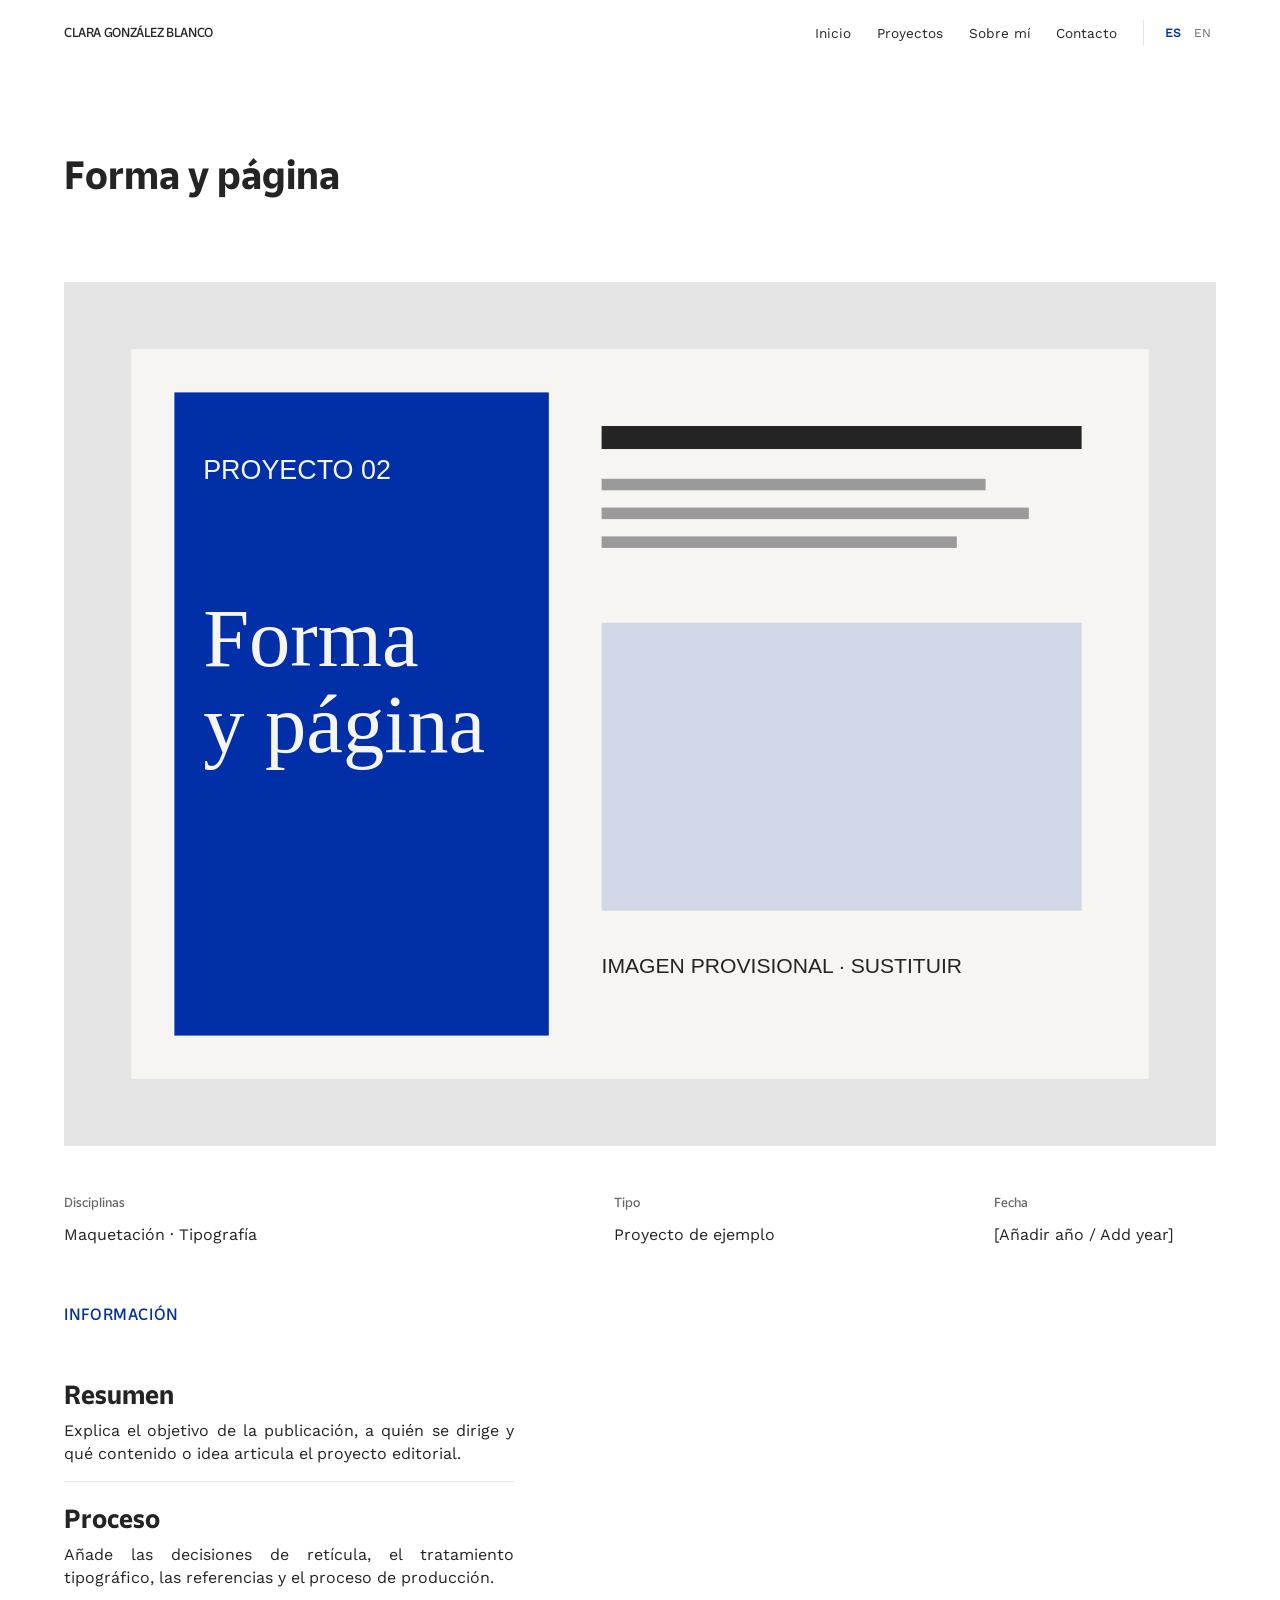
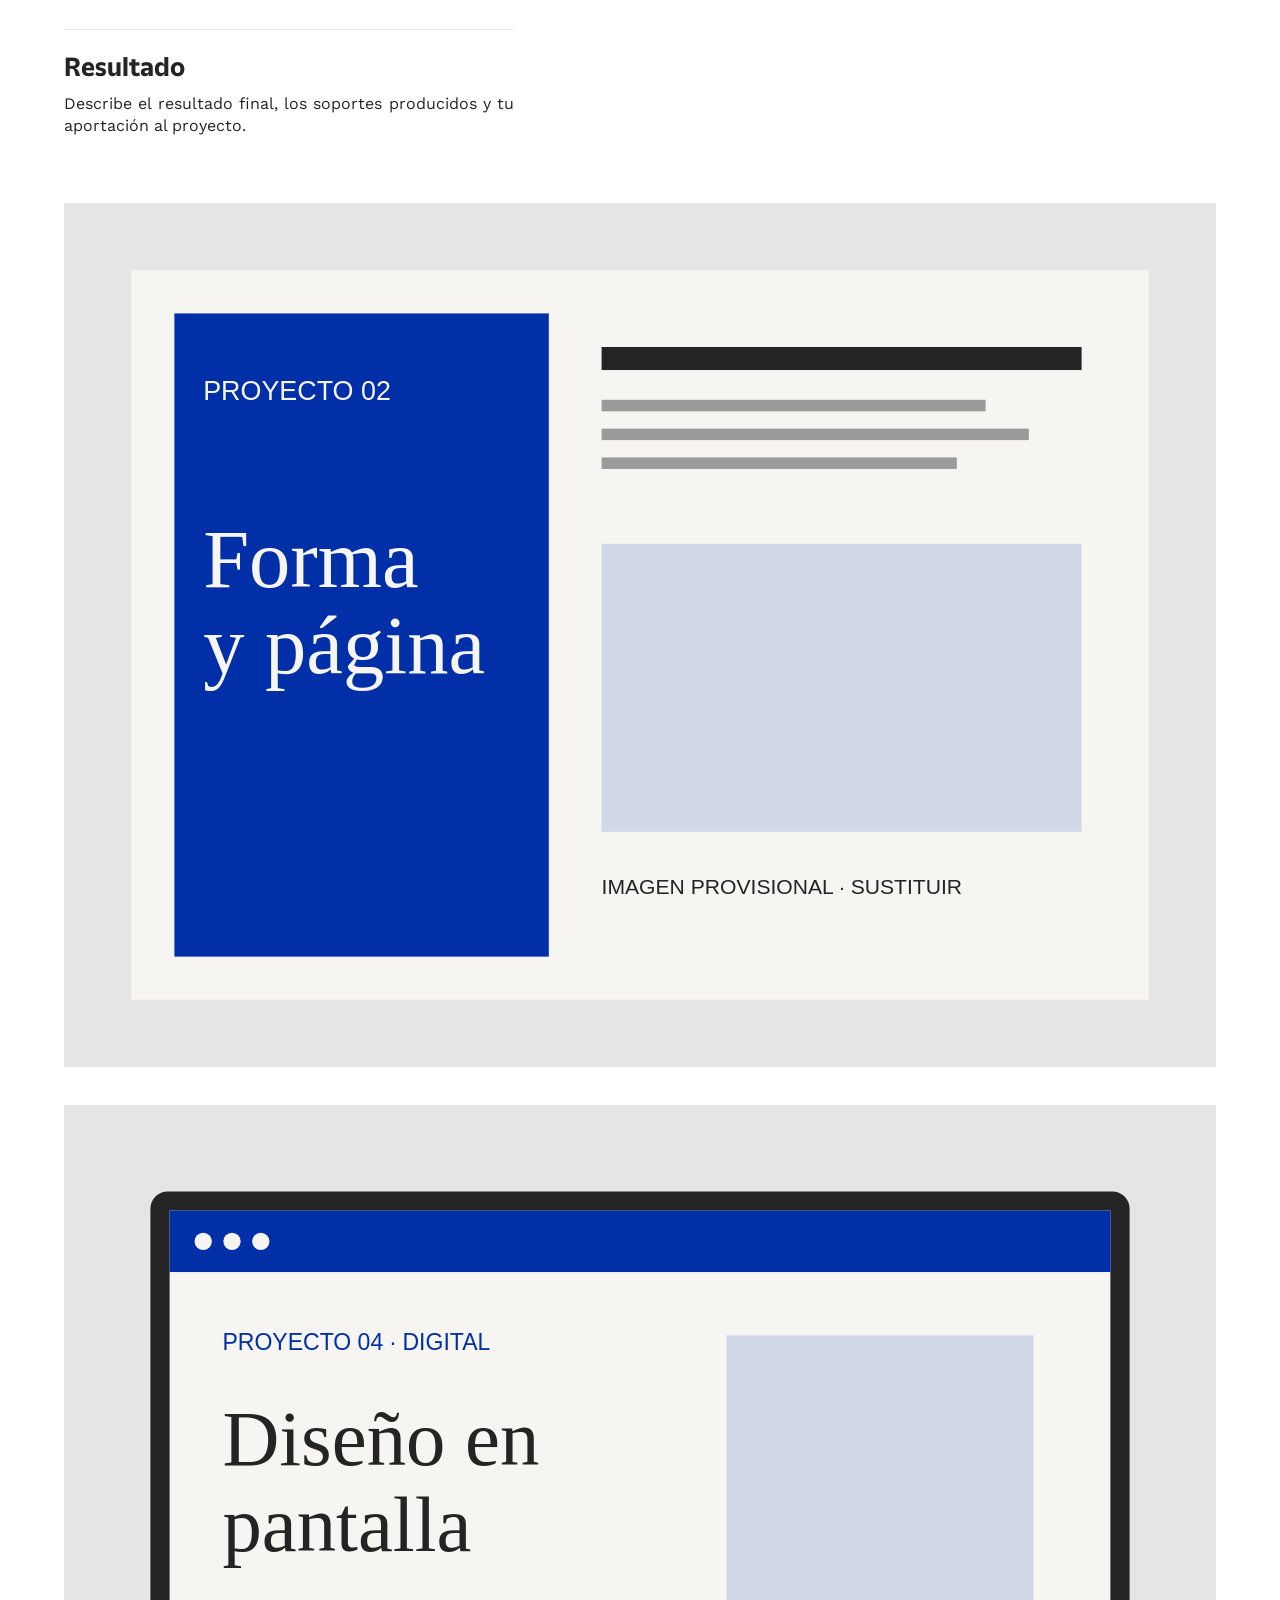
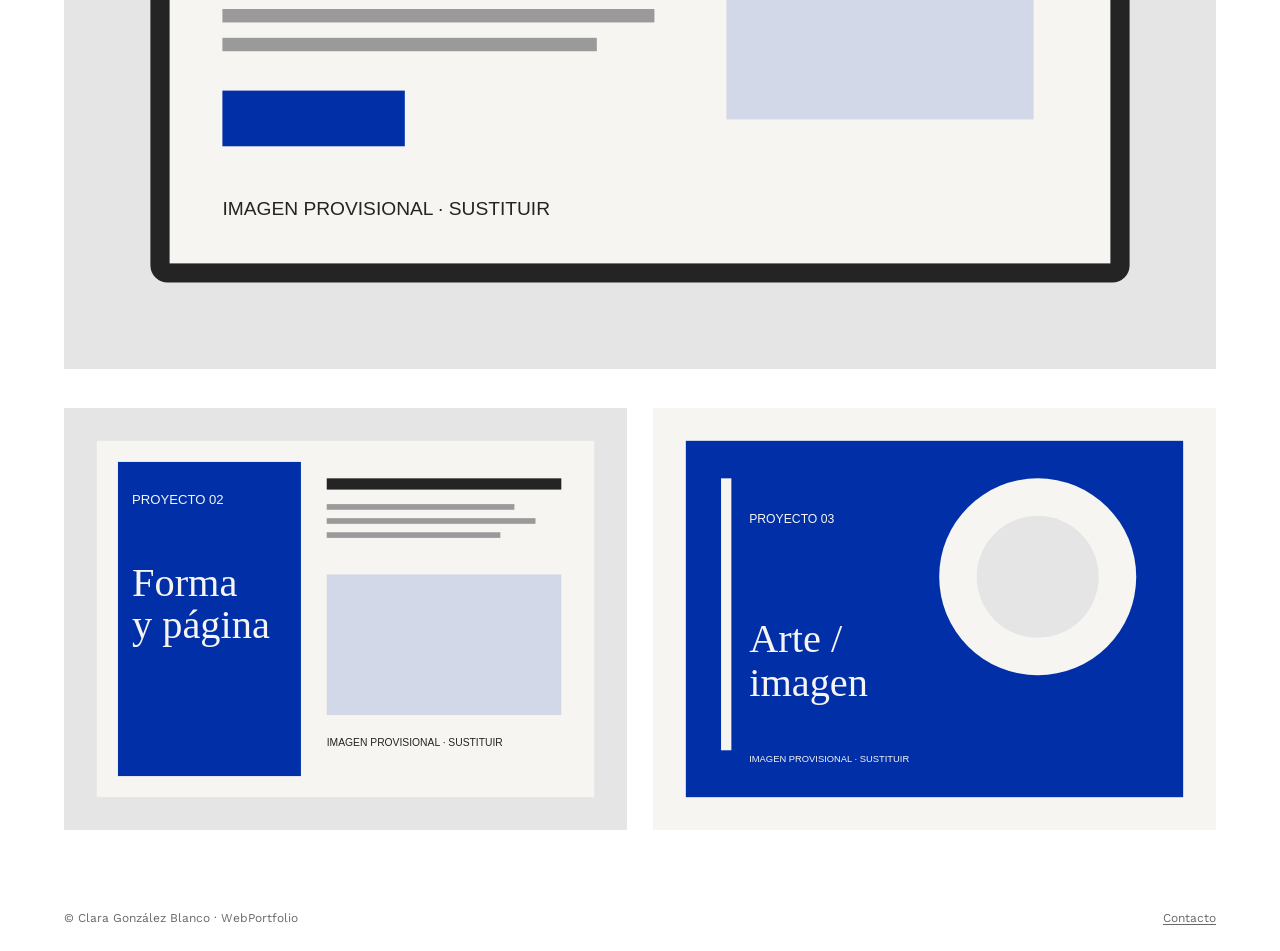
<file: proyectos/proyecto-editorial.html>
<!DOCTYPE html>
<html lang="es">
  <head>
    <meta charset="utf-8">
    <meta name="viewport" content="width=device-width, initial-scale=1">
    <meta name="description" content="Proyecto editorial de ejemplo — Clara González Blanco.">
    <title>
      Forma y página — Clara González Blanco
    </title>
    <link rel="stylesheet" href="../css/tipos.css">
    <link rel="stylesheet" href="../css/style.css">
    <link rel="stylesheet" href="../css/responsive.css">
  </head>
  <body>
    <header class="site-header">
      <div class="header-inner">
        <a class="brand" href="../index.html">CLARA GONZÁLEZ BLANCO</a>
        <div class="nav-wrap">
          <nav class="site-nav" aria-label="Navegación principal">
            <a href="../index.html"><span data-es>Inicio</span><span data-en hidden>Home</span></a><a href="../proyectos.html"><span data-es>Proyectos</span><span data-en hidden>Projects</span></a><a href="../sobre-mi.html"><span data-es>Sobre mí</span><span data-en hidden>About</span></a><a href="../contacto.html"><span data-es>Contacto</span><span data-en hidden>Contact</span></a>
          </nav>
          <div class="language-switch" aria-label="Idioma">
            <button type="button" data-lang="es" aria-pressed="true">ES</button>
            <button type="button" data-lang="en" aria-pressed="false">EN</button>
          </div>
        </div>
      </div>
    </header>
    <main class="container">
      <section class="case-hero">
        <h1>
          <span data-es>Forma y página</span><span data-en hidden>Form and page</span>
        </h1>
      </section>
      <img class="case-cover" src="../img/placeholder-editorial.svg" alt="Imagen provisional de diseño editorial">
      <dl class="case-details">
        <div>
          <dt><span data-es>Disciplinas</span><span data-en hidden>Disciplines</span></dt>
          <dd><span data-es>Maquetación · Tipografía</span><span data-en hidden>Layout · Typography</span></dd>
        </div>
        <div>
          <dt><span data-es>Tipo</span><span data-en hidden>Type</span></dt>
          <dd><span data-es>Proyecto de ejemplo</span><span data-en hidden>Sample project</span></dd>
        </div>
        <div>
          <dt><span data-es>Fecha</span><span data-en hidden>Date</span></dt>
          <dd>[Añadir año / Add year]</dd>
        </div>
      </dl>
      <section class="case-copy">
        <p class="eyebrow">
          <span data-es>Información</span><span data-en hidden>Information</span>
        </p>
        <h2>
          <span data-es>Resumen</span><span data-en hidden>Abstract</span>
        </h2>
        <p>
          <span data-es>Explica el objetivo de la publicación, a quién se dirige y qué contenido o idea articula el proyecto editorial.</span><span data-en hidden>Explain the publication’s purpose, intended audience and the content or idea at the heart of the editorial project.</span>
        </p>
        <div class="content-block">
          <h3><span data-es>Proceso</span><span data-en hidden>Process</span></h3>
          <p>
            <span data-es>Añade las decisiones de retícula, el tratamiento tipográfico, las referencias y el proceso de producción.</span><span data-en hidden>Add grid decisions, typographic treatment, references and the production process.</span>
          </p>
        </div>
        <div class="content-block">
          <h3><span data-es>Resultado</span><span data-en hidden>Outcome</span></h3>
          <p>
            <span data-es>Describe el resultado final, los soportes producidos y tu aportación al proyecto.</span><span data-en hidden>Describe the final outcome, produced formats and your contribution to the project.</span>
          </p>
        </div>
      </section>
      <div class="case-gallery-stack">
        <div class="case-gallery-large">
          <img src="../img/placeholder-editorial.svg" alt="Imagen de gran formato del proyecto editorial">
          <img src="../img/placeholder-digital.svg" alt="Segunda imagen de gran formato del proyecto editorial">
        </div>
        <div class="case-gallery">
          <img src="../img/placeholder-editorial.svg" alt="Imagen adicional de diseño editorial">
          <img src="../img/placeholder-arte.svg" alt="Imagen adicional del proyecto editorial">
        </div>
      </div>
    </main>
    <footer class="site-footer">
      <p>© Clara González Blanco · WebPortfolio</p>
      <a href="../contacto.html"><span data-es>Contacto</span><span data-en hidden>Contact</span></a>
    </footer>
    <script>
      (function () {
        const buttons = document.querySelectorAll('[data-lang]');

        function setLanguage(lang) {
          document.documentElement.lang = lang;
          document.querySelectorAll('[data-es]').forEach((element) => {
            element.hidden = lang !== 'es';
          });
          document.querySelectorAll('[data-en]').forEach((element) => {
            element.hidden = lang !== 'en';
          });
          buttons.forEach((button) => {
            button.setAttribute('aria-pressed', String(button.dataset.lang === lang));
          });
        }

        buttons.forEach((button) => {
          button.addEventListener('click', () => setLanguage(button.dataset.lang));
        });
        setLanguage('es');
      })();
    </script>
  </body>
</html>
</file>
<file: css/tipos.css>
/*listado de tipografías*/

@font-face {
  font-family: "WorkSans-Regular";
  src: url("../fonts/WorkSans-Regular.ttf");
}
@font-face {
  font-family: "WorkSans-VariableFont_wght";
  src: url("../fonts/WorkSans-VariableFont_wght.ttf");
}
@font-face {
  font-family: "CarteroBold";
  src: url("../fonts/CarteroBold.otf");
}
@font-face {
  font-family: "CarteroRegular";
  src: url("../fonts/CarteroRegular.otf");
}
@font-face {
  font-family: "CarteroLight";
  src: url("../fonts/CarteroLight.otf");
}
</file>
<file: css/style.css>
:root {
  --paper: #FFFFFF;
  --blue: #002FA7;
  --ink: #242424;
  --line: #E5E5E5;
  --muted: #686868;
  --content: 1160px;
  --gutter: clamp(1.5rem, 5vw, 5rem);
  --space: clamp(3rem, 8vw, 8rem);
}

* {
  box-sizing: border-box;
}
html {
  scroll-behavior: smooth;
}
body {
  width: 100%;
  max-width: none;
  margin: 0;
  background: var(--paper);
  color: var(--ink);
  font-family: "WorkSans-Regular", "Work Sans", Arial, sans-serif;
  font-size: 16px;
  line-height: 1.4;
  text-align: left;
  -webkit-font-smoothing: antialiased;
}
p {
  text-align: justify;
  text-align-last: left;
  text-justify: inter-word;
  hyphens: auto;
  overflow-wrap: break-word;
}

dd, li {
  text-align: left;
  overflow-wrap: break-word;
}
img, svg, video {
  display: block;
  max-width: 100%;
}
img {
  height: auto;
}
a {
  color: inherit;
  text-decoration-thickness: 1px;
  text-underline-offset: .2em;
}
a:hover {
  color: var(--blue);
}
a:focus-visible, button:focus-visible, input:focus-visible, textarea:focus-visible {
  outline: 3px solid var(--blue);
  outline-offset: 4px;
}
h1, h2, h3, h4, p {
  margin-top: 0;
}
h1, h2, h3 {
  font-family: "CarteroBold", "Work Sans", sans-serif;
  font-weight: 400;
  line-height: 1;
}
h1 {
  font-size: clamp(3rem, 7.8vw, 7.4rem);
}
h2 {
  font-size: clamp(2.2rem, 5vw, 5rem);
  letter-spacing: -.04em;
}
h3 {
  font-size: clamp(1.35rem, 2vw, 2rem);
}
p {
  max-width: 68ch;
}
.container {
  width: min(100% - 2 * var(--gutter), var(--content));
  margin-inline: auto;
}
.site-header {
  position: relative;
  z-index: 10;
  padding: 1.25rem var(--gutter);
  border-bottom: 0;
}
.header-inner {
  width: min(100%, var(--content));
  margin-inline: auto;
  display: flex;
  align-items: center;
  justify-content: space-between;
  gap: 1.5rem;
}
.brand {
  font-family: "CarteroRegular", monospace;
  font-size: .80rem;
  text-decoration: none;
  letter-spacing: -.03em;
}
.nav-wrap {
  display: flex;
  align-items: center;
  gap: clamp(.8rem, 2vw, 2rem);
}
.site-nav {
  display: flex;
  flex-wrap: wrap;
  align-items: center;
  gap: clamp(.75rem, 2vw, 1.8rem);
}
.site-nav a, .language-switch button {
  font-size: .85rem;
  text-decoration: none;
}
.site-nav a[aria-current="page"] {
  color: var(--blue);
}
.language-switch {
  display: flex;
  gap: .25rem;
  border-left: 1px solid var(--line);
  padding-left: 1rem;
}
.language-switch button {
  border: 0;
  background: transparent;
  padding: .3rem;
  color: var(--muted);
  cursor: pointer;
  font: inherit;
  font-size: .75rem;
}
.language-switch button[aria-pressed="true"] {
  color: var(--blue);
  font-weight: 700;
}
main {
  min-height: 65vh;
}
.hero {
  padding-block: clamp(4rem, 10vw, 10rem) clamp(3rem, 7vw, 7rem);
}
.eyebrow {
  margin-bottom: 3.5rem;
  color: var(--blue);
  font-family: "CarteroRegular", monospace;
  font-size: 1rem;
  letter-spacing: .04em;
  text-transform: uppercase;
}
.hero h1 {
  max-width: 11ch;
  margin-bottom: 1.5rem;
}
.hero-copy,
.lead {
  max-width: 52rem;
  font-size: clamp(1.1rem, 2.2vw, 1.65rem);
}
.hero-bottom {
  display: flex;
  align-items: end;
  justify-content: space-between;
  gap: 2rem;
  margin-top: clamp(3rem, 8vw, 9rem);
}
.hero-note {
  max-width: 20rem;
  font-size: .85rem;
  color: var(--muted);
}
.text-link {
  display: inline-flex;
  align-items: center;
  gap: .65rem;
  color: var(--blue);
  font-size: 1rem;
  text-decoration: none;
  border-bottom: 1px solid currentColor;
  padding-bottom: .25rem;
}
.section {
  padding-block: var(--space);
  border-top: 1px solid var(--line);
}
.section-heading {
  display: flex;
  justify-content: space-between;
  align-items: end;
  gap: 2rem;
  margin-bottom: clamp(2rem, 4vw, 4rem);
}
.section-heading h2 {
  margin-bottom: 0;
}
.section-heading p {
  color: var(--muted);
  font-size: 1rem;
}
.project-grid {
  display: grid;
  grid-template-columns: repeat(2, minmax(0, 1fr));
  gap: clamp(2rem, 4vw, 4rem) clamp(1rem, 2.5vw, 2.5rem);
}
.project-card {
  min-width: 0;
}
.project-card:nth-child(even) {
  margin-top: clamp(2rem, 8vw, 7rem);
}
.project-image {
  aspect-ratio: 4 / 3;
  overflow: hidden;
  background: var(--line);
}
.project-image img {
  width: 100%;
  height: 100%;
  object-fit: cover;
  transition: transform .45s ease;
}
.project-card a:hover .project-image img {
  transform: scale(1.025);
}
.project-card a {
  text-decoration: none;
}
.project-meta {
  display: flex;
  justify-content: space-between;
  gap: 1rem;
  margin-top: 1.8rem;
  color: var(--muted);
  font-family: "CarteroRegular", monospace;
  font-size: .85rem;
}
.project-card h3 {
  margin: .8rem 0;
  font-size: clamp(1.5rem, 3vw, 2.8rem);
}
.project-card p {
  margin-bottom: 0;
  color: var(--muted);
  font-size: 1.1rem;
}
.provisional-note {
  display: inline-block;
  margin-top: .8rem;
  color: var(--muted);
  font-size: .72rem;
}
.page-intro {
  padding-block: clamp(4rem, 10vw, 10rem) clamp(3rem, 6vw, 6rem);
}
.page-intro h1 {
  max-width: 13ch;
}
.lead {
  max-width: 52rem;
  font-size: clamp(1.1rem, 2.2vw, 1.65rem);
}
.two-column {
  display: grid;
  grid-template-columns: minmax(0, 1fr) minmax(0, 1.1fr);
  gap: clamp(2rem, 7vw, 7rem);
  align-items: start;
}
.editorial-image {
  width: 100%;
  background: var(--line);
}
.content-block {
  padding-block: 1.5rem;
  border-top: 1px solid var(--line);
}
.content-block h3 {
  margin-bottom: .8rem;
}
.detail-list {
  list-style: none;
  padding: 0;
  margin: 0;
}
.detail-list li {
  padding: .8rem 0;
  border-bottom: 1px solid var(--line);
}
.case-hero {
  padding-block: clamp(3rem, 7vw, 7rem) 5.5rem;
}
.case-hero .eyebrow {
  margin-bottom: 1.5rem;
}
.case-hero h1 {
  max-width: none;
  width: 100%;
  margin-bottom: 0;
  text-align: left;
  font-size: clamp(2.2rem, 3vw, 3.5rem);
}
.case-cover {
  display: block;
  width: 100%;
  height: auto;
  max-height: none;
  object-fit: contain;
  background: transparent;
}
.case-details {
  display: grid;
  grid-template-columns: minmax(0, 1.5fr) minmax(0, 1fr) minmax(0, .65fr);
  align-items: start;
  gap: clamp(1.5rem, 3vw, 3rem);
  padding-block: 2rem 1rem;
}
.case-details dt {
  color: var(--muted);
  font-family: "CarteroRegular", monospace;
  font-size: .8rem;
  margin-bottom: .65rem;
}
.case-details dd {
  max-width: 32ch;
  margin: 0;
  line-height: 1.45;
  overflow-wrap: break-word;
  text-wrap: pretty;
}
.case-copy {
  max-width: 700px;
  padding-block: clamp(1.5rem, 2vw, 2rem);
}

@media (min-width: 681px) {
  .case-copy {
    max-width: 450px;
  }
}
.case-copy h2,
.case-copy h3 {
  margin-bottom: .8rem;
  font-size: clamp(1.35rem, 2vw, 2rem);
  letter-spacing: 0;
}
.case-gallery-stack {
  display: grid;
  gap: clamp(1.5rem, 3vw, 3rem);
  width: 100%;
}
.case-gallery-large {
  display: grid;
  grid-template-columns: minmax(0, 1fr);
  gap: clamp(1.5rem, 3vw, 3rem);
  width: 100%;
}
.case-gallery {
  display: grid;
  grid-template-columns: repeat(2, minmax(0, 1fr));
  gap: clamp(1rem, 2vw, 2rem);
  width: 100%;
}
.case-gallery-stack img,
.case-gallery-stack video {
  display: block;
  width: 100%;
  height: auto;
  max-height: none;
  object-fit: contain;
  background: transparent;
}
.case-gallery-stack video {
  border: 0;
  outline: 0;
  box-shadow: none;
  vertical-align: top;
}
.cv-grid {
  display: grid;
  grid-template-columns: 1fr 2fr;
  gap: clamp(2rem, 7vw, 7rem);
}
.cv-sidebar {
  padding-top: .5rem;
}
.cv-section {
  padding-block: 1.5rem;
  border-top: 1px solid var(--line);
}
.cv-entry {
  display: grid;
  grid-template-columns: minmax(8rem, .7fr) 2fr;
  gap: 1.5rem;
  padding-block: 1.2rem;
  border-bottom: 1px solid var(--line);
}
.cv-entry p {
  margin-bottom: .4rem;
}
.cv-date {
  color: var(--muted);
  font-family: "CarteroRegular", monospace;
  font-size: .75rem;
}
.button {
  display: inline-flex;
  align-items: center;
  justify-content: center;
  min-height: 46px;
  padding: .75rem 1.2rem;
  background: var(--blue);
  color: white;
  border: 1px solid var(--blue);
  text-decoration: none;
  font-size: .85rem;
  cursor: pointer;
}
.button:hover {
  background: transparent;
  color: var(--blue);
}
.contact-layout {
  display: grid;
  grid-template-columns: 1fr 1fr;
  gap: clamp(2rem, 7vw, 7rem);
}
.contact-links {
  display: grid;
  gap: .8rem;
  margin-top: 2rem;
}
.contact-links a {
  width: fit-content;
  color: var(--blue);
}
.contact-form {
  display: grid;
  gap: 1.1rem;
}
.form-field {
  display: grid;
  gap: .4rem;
}
.form-field label {
  font-size: .8rem;
}
.form-field input, .form-field textarea {
  width: 100%;
  padding: .85rem 1rem;
  border: 1px solid #bcbab4;
  border-radius: 0;
  background: transparent;
  color: var(--ink);
  font: inherit;
}
.form-field textarea {
  min-height: 9rem;
  resize: vertical;
}
.form-status {
  font-size: .85rem;
  color: var(--blue);
}
.site-footer {
  display: flex;
  justify-content: space-between;
  gap: 1rem;
  padding: 1.5rem var(--gutter);
  padding-top: 5rem;
  border-top: 0;
  color: var(--muted);
  font-size: .75rem;
}
.site-footer p {
  margin: 0;
}
@media (hover: none) {
  .project-card a:hover .project-image img {
    transform: none;
  }
}

/* Galería animada*/
main.container .case-gallery-stack .synced-gif-gallery {
  --gallery-inset: clamp(4.5rem, 7vw, 6rem);
  display: flex !important;
  flex-direction: column !important;
  align-items: stretch;
  gap: var(--gallery-inset);
  width: min(1800px, 100%);
  max-width: 1800px;
  min-width: 0;
  box-sizing: border-box;
  padding-inline: var(--gallery-inset);
  margin: 0 auto;
  margin-bottom: 2.5rem;
}
.result-block {
  border-top: 0;
}
main.container .case-gallery-stack .synced-gif-gallery > .hover-gif {
  display: block;
  flex: 0 0 auto;
  width: 100%;
  max-width: 100%;
  height: auto;
  min-width: 0;
  align-self: stretch;
  box-shadow: 0 8px 24px rgba(36, 36, 36, 0.14);
}


/* Página Sobre mí: eliminar líneas divisorias y bordes de cajas. */
.about-page .section,
.about-page .content-block,
.about-page .detail-list li,
.about-page .cv-section,
.about-page .cv-entry {
  border: 0;
}
.about-page .button {
  border: 0;
}


/* Página Sobre mí: perfil en columna izquierda y contenido alineado a la derecha. */
.about-page .about-layout {
  grid-template-columns: minmax(0, .8fr) minmax(0, 1.2fr);
  align-items: start;
}
.about-page .about-profile-caption {
  margin-top: 1.2rem;
}
.about-page .about-profile-caption h3 {
  margin-bottom: .35rem;
  font-size: clamp(1rem, 1.3vw, 1.25rem);
  letter-spacing: 0;
}
.about-page .about-profile-caption p {
  margin-bottom: 0;
  color: var(--muted);
  font-size: .9rem;
}
.about-page .about-cv-download {
  margin-top: 2rem;
}
.about-page .about-cv-download h3 {
  margin-bottom: .8rem;
  font-size: 1rem;
  letter-spacing: 0;
}
.about-page .about-main-content > .cv-section:first-of-type {
  margin-top: var(--space);
}
.about-page .about-main-content .cv-section {
  padding-block: 1.5rem;
}
@media (max-width: 680px) {
  .about-page .about-layout {
    grid-template-columns: 1fr;
    gap: 2.5rem;
  }
  .about-page .about-profile {
    max-width: 100%;
  }
  .about-page .about-profile-caption h3 {
    font-size: 1.1rem;
  }
  .about-page .about-cv-download {
    margin-top: 1.5rem;
  }
  .about-page .about-main-content > .cv-section:first-of-type {
    margin-top: 3rem;
  }
}


/* Página Contacto: eliminar líneas divisorias y bordes. */
.contact-page .section,
.contact-page .contact-layout,
.contact-page .contact-form,
.contact-page .form-field,
.contact-page .contact-links {
  border: 0;
}
.contact-page .form-field input,
.contact-page .form-field textarea {
  border: 0;
  border-bottom: 1px solid transparent;
  outline-offset: 3px;
}


/* Sobre mí y Contacto: eliminar también el espacio que dejaban los bordes. */
.about-page .about-layout,
.contact-page .contact-layout {
  border: 0;
  padding-block: 0;
}
.about-page .content-block,
.about-page .cv-section,
.about-page .cv-entry {
  padding-block: 0;
  margin-block: 0;
}
.about-page .content-block {
  margin-top: 1.25rem;
}
.about-page .detail-list li {
  padding-block: .35rem;
}
.about-page .cv-section + .cv-section {
  margin-top: 1.5rem;
}
.about-page .cv-entry + .cv-entry {
  margin-top: .8rem;
}
.about-page .about-main-content > .cv-section:first-of-type {
  margin-top: 1.5rem;
}
.contact-page .contact-layout > div > h2 {
  margin-top: 0;
}
.contact-page .contact-links {
  margin-top: 1.25rem;
}
.contact-page .contact-form {
  gap: .9rem;
}
.contact-page .form-field input,
.contact-page .form-field textarea {
  padding-inline: 0;
}


/* Recuperar el margen de sección sin reintroducir líneas divisorias. */
.about-page .about-layout,
.contact-page .contact-layout {
  padding-block: clamp(3rem, 6vw, 5rem);
}
.about-page .content-block {
  margin-top: 1.75rem;
}
.about-page .cv-section + .cv-section {
  margin-top: 2rem;
}
.about-page .cv-entry + .cv-entry {
  margin-top: 1rem;
}
.contact-page .contact-links {
  margin-top: 2rem;
}

/* Recuperar el estilo original de los campos del formulario. */
.contact-page .form-field input,
.contact-page .form-field textarea {
  padding: .85rem 1rem;
  border: 1px solid #bcbab4;
  border-radius: 0;
  background: transparent;
}
.contact-page .form-field input:focus,
.contact-page .form-field textarea:focus {
  outline: 2px solid var(--blue);
  outline-offset: 2px;
}
</file>
<file: css/responsive.css>
/* Responsive layout: móvil, tableta y escritorio */
@media (max-width: 900px) {
  :root {
    --gutter: clamp(1.5rem, 5vw, 2.75rem);
    --space: clamp(3.5rem, 10vw, 6rem);
  }
  .header-inner {
    align-items: flex-start;
  }
  .nav-wrap {
    gap: 1rem;
  }
  .site-nav {
    gap: .8rem 1rem;
  }
  .two-column, .cv-grid {
    grid-template-columns: 1fr 1.15fr;
    gap: 2rem;
  }
  .project-grid {
    gap: 2.5rem 1.25rem;
  }
  .case-details {
    gap: 1rem;
  }
}
@media (max-width: 680px) {
  :root {
    --gutter: 1.35rem;
    --space: 4rem;
  }
  html {
    scroll-behavior: auto;
  }
  .site-header {
    padding-block: 1rem;
  }
  .header-inner {
    flex-direction: column;
    gap: .9rem;
  }
  .nav-wrap {
    width: 100%;
    justify-content: space-between;
    align-items: center;
    gap: .75rem;
  }
  .site-nav {
    gap: .65rem 1rem;
  }
  .site-nav a {
    font-size: .84rem;
  }
  .language-switch {
    padding-left: .65rem;
  }
  .hero {
    padding-block: 4.5rem 3rem;
  }
  .hero h1 {
    font-size: clamp(3.25rem, 16vw, 5.6rem);
  }
  .hero-bottom, .section-heading {
    align-items: flex-start;
    flex-direction: column;
    gap: 1rem;
  }
  .hero-bottom {
    margin-top: 3rem;
  }
  .project-grid {
    grid-template-columns: 1fr;
    gap: 2.5rem;
  }
  .project-card:nth-child(even) {
    margin-top: 0;
  }
  .project-card h3 {
    font-size: 2rem;
  }
  .project-meta {
    font-size: .76rem;
  }
  .two-column, .cv-grid, .contact-layout {
    grid-template-columns: 1fr;
    gap: 2rem;
  }
  .case-details {
    grid-template-columns: 1fr;
    gap: 1.25rem;
    padding-block: 1.5rem;
  }
  .case-details dt {
    margin-bottom: .35rem;
  }
  .case-gallery {
    grid-template-columns: 1fr;
  }
  .cv-entry {
    grid-template-columns: 1fr;
    gap: .45rem;
  }
  .page-intro {
    padding-block: 4.5rem 3rem;
  }
  .case-hero {
    padding-block: 3rem 2rem;
  }
  .case-hero .eyebrow {
    margin-bottom: 1rem;
  }
  .case-hero h1 {
    max-width: none;
    white-space: nowrap;
    font-size: clamp(1.55rem, 6.2vw, 2.6rem);
    letter-spacing: -.035em;
  }
  .case-details {
    grid-template-columns: minmax(0, 1fr);
  }
  main.container .case-gallery-stack .synced-gif-gallery {
    --gallery-inset: clamp(1.25rem, 3.5vw, 3rem);
  }
  .page-intro h1 {
    font-size: clamp(3rem, 14vw, 5rem);
  }
  .site-footer {
    flex-direction: column;
  }
}
@media (max-width: 380px) {
  .site-nav {
    gap: .55rem;
  }
  .site-nav a {
    font-size: .76rem;
  }
  .brand {
    font-size: .82rem;
  }
  .language-switch {
    padding-left: .4rem;
  }
  .language-switch button {
    font-size: .68rem;
  }
}
@media (prefers-reduced-motion: reduce) {
  *, *::before, *::after {
    scroll-behavior: auto !important;
    animation-duration: .01ms !important;
    animation-iteration-count: 1 !important;
    transition-duration: .01ms !important;
  }
}
</file>
